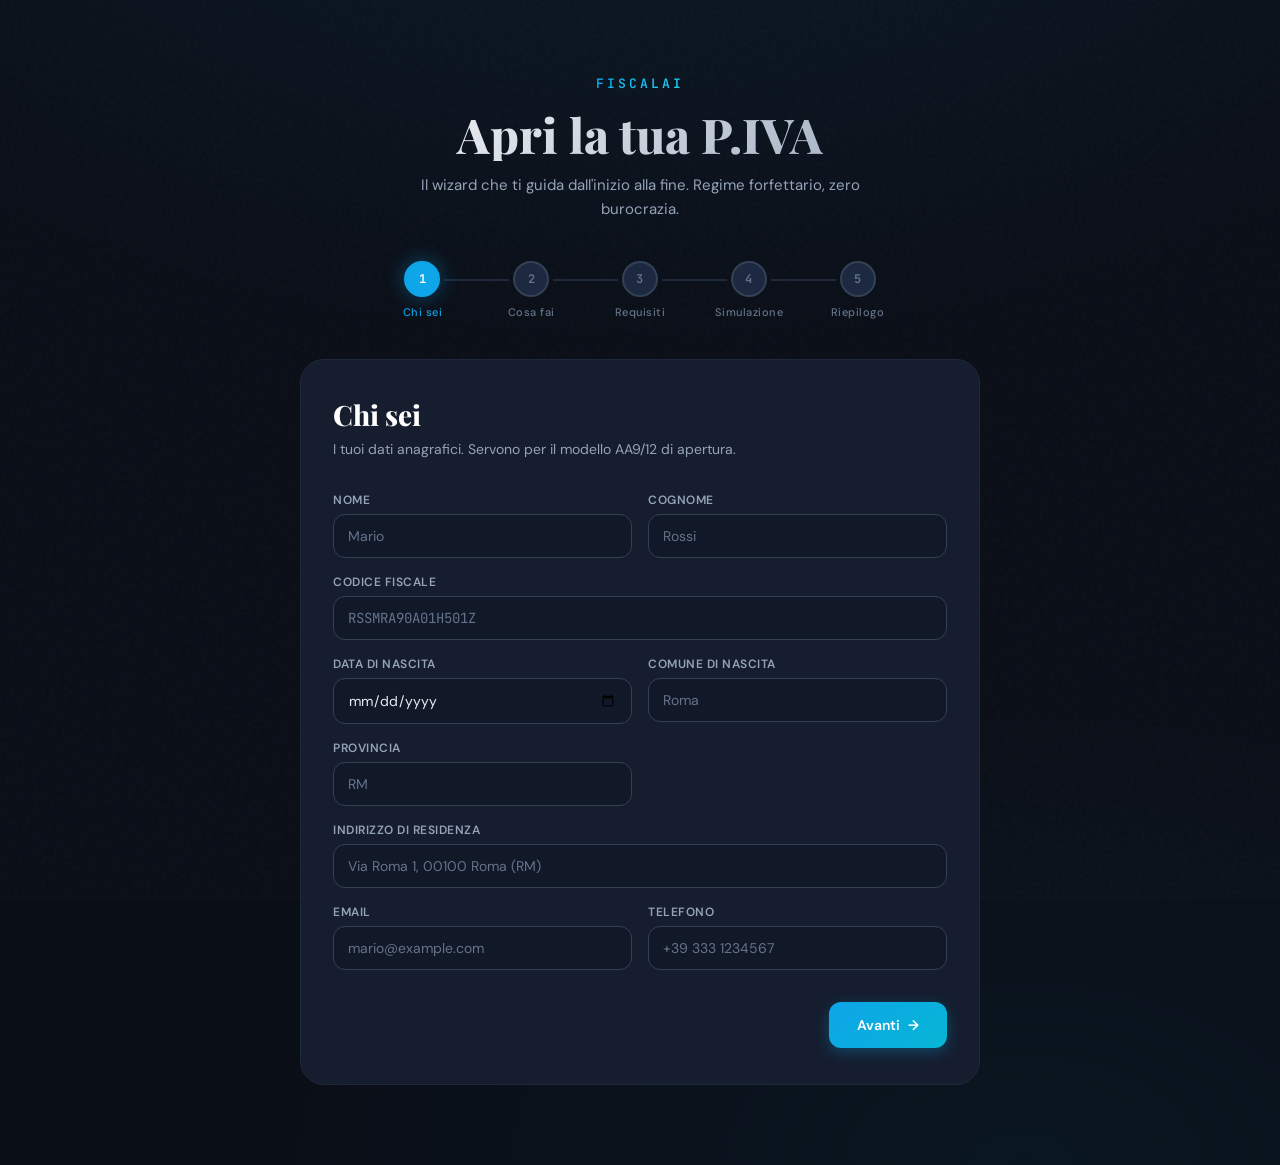
<file: agents/agent0_wizard/index.html>
<!DOCTYPE html>
<html lang="it">
<head>
<meta charset="UTF-8">
<meta name="viewport" content="width=device-width, initial-scale=1.0">
<title>FiscalAI — Apri la tua P.IVA</title>
<script src="jspdf.min.js"></script>
<link rel="preconnect" href="https://fonts.googleapis.com">
<link href="https://fonts.googleapis.com/css2?family=DM+Sans:ital,opsz,wght@0,9..40,300;0,9..40,400;0,9..40,500;0,9..40,600;0,9..40,700&family=JetBrains+Mono:wght@400;500;600&family=Playfair+Display:wght@700;800;900&display=swap" rel="stylesheet">
<style>
*,*::before,*::after{box-sizing:border-box;margin:0;padding:0}
:root{
  --bg:#0a0e17;--bg2:#111827;--bg3:#1a2235;--bg4:#243049;
  --surface:#151d2e;--surface2:#1c2940;--surface3:#243352;
  --text:#e8ecf4;--text2:#94a3b8;--text3:#64748b;
  --accent:#0ea5e9;--accent2:#06b6d4;--accent3:#22d3ee;
  --green:#10b981;--green2:#34d399;
  --amber:#f59e0b;--red:#ef4444;
  --border:#1e293b;--border2:#334155;
  --radius:12px;--radius2:16px;--radius3:24px;
}
html{font-size:16px;scroll-behavior:smooth}
body{
  font-family:'DM Sans',sans-serif;background:var(--bg);color:var(--text);
  min-height:100vh;overflow-x:hidden;
  background-image:
    radial-gradient(ellipse 80% 50% at 50% -20%,rgba(14,165,233,0.08),transparent),
    radial-gradient(ellipse 60% 40% at 80% 100%,rgba(6,182,212,0.05),transparent);
}
.noise{
  position:fixed;inset:0;z-index:0;pointer-events:none;opacity:0.03;
  background-image:url("data:image/svg+xml,%3Csvg viewBox='0 0 256 256' xmlns='http://www.w3.org/2000/svg'%3E%3Cfilter id='n'%3E%3CfeTurbulence type='fractalNoise' baseFrequency='0.9' numOctaves='4' stitchTiles='stitch'/%3E%3C/filter%3E%3Crect width='100%25' height='100%25' filter='url(%23n)'/%3E%3C/svg%3E");
}
.app{position:relative;z-index:1;max-width:720px;margin:0 auto;padding:24px 20px 80px}

/* Header */
.header{text-align:center;padding:48px 0 40px;position:relative}
.logo{
  font-family:'JetBrains Mono',monospace;font-size:13px;font-weight:600;
  letter-spacing:3px;text-transform:uppercase;color:var(--accent);
  margin-bottom:16px;display:inline-block;
  background:linear-gradient(135deg,var(--accent),var(--accent3));
  -webkit-background-clip:text;-webkit-text-fill-color:transparent;
}
.header h1{
  font-family:'Playfair Display',serif;font-size:clamp(32px,5vw,48px);
  font-weight:800;line-height:1.1;margin-bottom:12px;
  background:linear-gradient(135deg,#fff 0%,var(--text2) 100%);
  -webkit-background-clip:text;-webkit-text-fill-color:transparent;
}
.header p{color:var(--text2);font-size:15px;max-width:480px;margin:0 auto;line-height:1.6}

/* Progress */
.progress{display:flex;align-items:center;gap:0;margin:0 auto 40px;max-width:560px;padding:0 8px}
.progress-step{
  flex:1;display:flex;flex-direction:column;align-items:center;gap:8px;
  position:relative;cursor:pointer;
}
.progress-dot{
  width:36px;height:36px;border-radius:50%;
  background:var(--surface2);border:2px solid var(--border2);
  display:flex;align-items:center;justify-content:center;
  font-family:'JetBrains Mono',monospace;font-size:12px;font-weight:600;
  color:var(--text3);transition:all 0.4s cubic-bezier(0.4,0,0.2,1);
  position:relative;z-index:2;
}
.progress-step.active .progress-dot{
  background:var(--accent);border-color:var(--accent);color:#fff;
  box-shadow:0 0 20px rgba(14,165,233,0.4);
}
.progress-step.done .progress-dot{
  background:var(--green);border-color:var(--green);color:#fff;
}
.progress-step.done .progress-dot::after{content:'✓';font-size:14px}
.progress-step.done .progress-dot span{display:none}
.progress-label{
  font-size:11px;color:var(--text3);font-weight:500;
  letter-spacing:0.5px;text-align:center;transition:color 0.3s;
  white-space:nowrap;
}
.progress-step.active .progress-label{color:var(--accent)}
.progress-step.done .progress-label{color:var(--green2)}
.progress-line{
  position:absolute;top:18px;left:calc(50% + 22px);right:calc(-50% + 22px);
  height:2px;background:var(--border);z-index:1;
}
.progress-step:last-child .progress-line{display:none}
.progress-line-fill{
  height:100%;background:var(--green);width:0%;transition:width 0.5s ease;
}
.progress-step.done .progress-line-fill{width:100%}

/* Cards */
.step-card{
  background:var(--surface);border:1px solid var(--border);
  border-radius:var(--radius3);padding:36px 32px;
  display:none;animation:fadeSlideIn 0.5s cubic-bezier(0.4,0,0.2,1);
}
.step-card.active{display:block}
@keyframes fadeSlideIn{
  from{opacity:0;transform:translateY(16px)}
  to{opacity:1;transform:translateY(0)}
}
.step-title{
  font-family:'Playfair Display',serif;font-size:28px;font-weight:800;
  margin-bottom:6px;color:#fff;
}
.step-subtitle{color:var(--text2);font-size:14px;margin-bottom:32px;line-height:1.5}

/* Form elements */
.form-grid{display:grid;grid-template-columns:1fr 1fr;gap:16px}
.form-grid .full{grid-column:1/-1}
.field{display:flex;flex-direction:column;gap:6px}
.field label{
  font-size:12px;font-weight:600;letter-spacing:0.5px;
  text-transform:uppercase;color:var(--text2);
}
.field input,.field select,.field textarea{
  background:var(--bg2);border:1px solid var(--border2);
  border-radius:var(--radius);padding:12px 14px;color:var(--text);
  font-family:'DM Sans',sans-serif;font-size:14px;
  transition:all 0.2s;outline:none;width:100%;
}
.field input:focus,.field select:focus,.field textarea:focus{
  border-color:var(--accent);
  box-shadow:0 0 0 3px rgba(14,165,233,0.15);
}
.field textarea{resize:vertical;min-height:80px}
.field input::placeholder,.field textarea::placeholder{color:var(--text3)}

/* ATECO cards */
.ateco-grid{display:flex;flex-direction:column;gap:10px;margin-top:8px}
.ateco-card{
  background:var(--bg2);border:2px solid var(--border);
  border-radius:var(--radius2);padding:16px 18px;cursor:pointer;
  transition:all 0.25s;display:flex;align-items:center;gap:14px;
}
.ateco-card:hover{border-color:var(--border2);background:var(--bg3)}
.ateco-card.selected{border-color:var(--accent);background:rgba(14,165,233,0.08)}
.ateco-card.selected .ateco-radio{background:var(--accent);border-color:var(--accent)}
.ateco-card.selected .ateco-radio::after{content:'';width:8px;height:8px;background:#fff;border-radius:50%}
.ateco-radio{
  width:22px;height:22px;min-width:22px;border-radius:50%;border:2px solid var(--border2);
  display:flex;align-items:center;justify-content:center;transition:all 0.2s;
}
.ateco-info{flex:1}
.ateco-code{
  font-family:'JetBrains Mono',monospace;font-size:13px;font-weight:600;
  color:var(--accent3);margin-bottom:2px;
}
.ateco-desc{font-size:14px;color:var(--text);font-weight:500}
.ateco-meta{font-size:12px;color:var(--text3);margin-top:4px}
.ateco-badge{
  font-family:'JetBrains Mono',monospace;font-size:11px;font-weight:600;
  padding:4px 10px;border-radius:20px;background:var(--bg);color:var(--accent2);
  border:1px solid var(--border2);white-space:nowrap;
}

/* Checklist */
.check-list{display:flex;flex-direction:column;gap:12px}
.check-item{
  display:flex;gap:14px;align-items:flex-start;
  background:var(--bg2);border:1px solid var(--border);
  border-radius:var(--radius2);padding:18px 16px;cursor:pointer;
  transition:all 0.2s;
}
.check-item:hover{border-color:var(--border2)}
.check-item.checked{border-color:var(--green);background:rgba(16,185,129,0.05)}
.check-item.fail{border-color:var(--red);background:rgba(239,68,68,0.05)}
.check-box{
  width:24px;height:24px;min-width:24px;border-radius:7px;
  border:2px solid var(--border2);display:flex;align-items:center;
  justify-content:center;transition:all 0.2s;margin-top:1px;
  font-size:13px;color:transparent;
}
.check-item.checked .check-box{background:var(--green);border-color:var(--green);color:#fff}
.check-item.fail .check-box{background:var(--red);border-color:var(--red);color:#fff}
.check-text h4{font-size:15px;font-weight:600;margin-bottom:4px}
.check-text p{font-size:13px;color:var(--text2);line-height:1.5}

.eligibility-badge{
  display:inline-flex;align-items:center;gap:8px;
  padding:12px 20px;border-radius:var(--radius);
  font-weight:600;font-size:15px;margin-top:24px;
}
.eligibility-badge.ok{background:rgba(16,185,129,0.12);color:var(--green2);border:1px solid rgba(16,185,129,0.2)}
.eligibility-badge.no{background:rgba(239,68,68,0.12);color:#f87171;border:1px solid rgba(239,68,68,0.2)}

/* Simulation */
.sim-slider-wrap{margin-bottom:32px}
.sim-value{
  font-family:'JetBrains Mono',monospace;font-size:42px;font-weight:700;
  text-align:center;margin-bottom:4px;
  background:linear-gradient(135deg,#fff,var(--accent3));
  -webkit-background-clip:text;-webkit-text-fill-color:transparent;
}
.sim-label{text-align:center;font-size:13px;color:var(--text3);margin-bottom:20px}
input[type=range]{
  -webkit-appearance:none;width:100%;height:6px;border-radius:3px;
  background:linear-gradient(90deg,var(--accent) 0%,var(--accent) var(--val,50%),var(--border2) var(--val,50%));
  outline:none;cursor:pointer;
}
input[type=range]::-webkit-slider-thumb{
  -webkit-appearance:none;width:24px;height:24px;border-radius:50%;
  background:var(--accent);border:3px solid #fff;cursor:pointer;
  box-shadow:0 2px 8px rgba(0,0,0,0.3);
}
.sim-results{
  display:grid;grid-template-columns:1fr 1fr;gap:12px;margin-bottom:28px;
}
.sim-box{
  background:var(--bg2);border:1px solid var(--border);
  border-radius:var(--radius);padding:16px;
}
.sim-box.highlight{border-color:var(--accent);background:rgba(14,165,233,0.06)}
.sim-box.green{border-color:var(--green);background:rgba(16,185,129,0.06)}
.sim-box-label{font-size:11px;font-weight:600;text-transform:uppercase;letter-spacing:0.5px;color:var(--text3);margin-bottom:6px}
.sim-box-value{
  font-family:'JetBrains Mono',monospace;font-size:20px;font-weight:700;color:#fff;
}
.sim-box-value.accent{color:var(--accent3)}
.sim-box-value.green{color:var(--green2)}
.sim-box-sub{font-size:11px;color:var(--text3);margin-top:4px;font-family:'JetBrains Mono',monospace}

/* Comparison table */
.compare-title{
  font-size:14px;font-weight:700;color:var(--text2);
  text-transform:uppercase;letter-spacing:1px;margin-bottom:16px;
  padding-bottom:12px;border-bottom:1px solid var(--border);
}
.compare-table{width:100%;border-collapse:collapse;font-size:13px}
.compare-table th{
  text-align:left;padding:10px 12px;color:var(--text3);font-weight:600;
  font-size:11px;text-transform:uppercase;letter-spacing:0.5px;
  border-bottom:1px solid var(--border);
}
.compare-table td{padding:10px 12px;border-bottom:1px solid var(--border);color:var(--text)}
.compare-table td:not(:first-child){
  font-family:'JetBrains Mono',monospace;font-size:13px;text-align:right;
}
.compare-table th:not(:first-child){text-align:right}
.compare-table tr:last-child td{border-bottom:none;font-weight:700;color:#fff;padding-top:14px}
.compare-table .winner{color:var(--green2)}
.compare-table .loser{color:var(--text3)}

/* Summary */
.summary-section{
  background:var(--bg2);border:1px solid var(--border);
  border-radius:var(--radius2);padding:20px;margin-bottom:16px;
}
.summary-section h3{
  font-size:13px;font-weight:700;text-transform:uppercase;
  letter-spacing:1px;color:var(--accent2);margin-bottom:14px;
}
.summary-row{
  display:flex;justify-content:space-between;align-items:center;
  padding:8px 0;border-bottom:1px solid var(--border);
}
.summary-row:last-child{border-bottom:none}
.summary-row .label{font-size:14px;color:var(--text2)}
.summary-row .value{
  font-family:'JetBrains Mono',monospace;font-size:14px;
  font-weight:600;color:#fff;
}
.timeline{margin-top:24px}
.timeline-item{
  display:flex;gap:16px;padding-bottom:20px;position:relative;
}
.timeline-item::before{
  content:'';position:absolute;left:13px;top:28px;bottom:0;
  width:2px;background:var(--border);
}
.timeline-item:last-child::before{display:none}
.timeline-dot{
  width:28px;height:28px;min-width:28px;border-radius:50%;
  background:var(--surface2);border:2px solid var(--accent);
  display:flex;align-items:center;justify-content:center;
  font-size:12px;z-index:1;
}
.timeline-content h4{font-size:14px;font-weight:600;margin-bottom:2px}
.timeline-content p{font-size:13px;color:var(--text2);line-height:1.5}

.confirm-check{
  display:flex;align-items:center;gap:12px;
  margin-top:24px;padding:16px;background:var(--bg3);
  border-radius:var(--radius);cursor:pointer;
}
.confirm-check input{display:none}
.confirm-check .cbox{
  width:22px;height:22px;min-width:22px;border-radius:6px;
  border:2px solid var(--border2);display:flex;align-items:center;
  justify-content:center;transition:all 0.2s;font-size:12px;
}
.confirm-check input:checked+.cbox{background:var(--accent);border-color:var(--accent);color:#fff}
.confirm-check span{font-size:14px;color:var(--text2)}

/* Buttons */
.btn-row{display:flex;justify-content:space-between;margin-top:32px;gap:12px}
.btn{
  padding:14px 28px;border-radius:var(--radius);border:none;
  font-family:'DM Sans',sans-serif;font-size:14px;font-weight:600;
  cursor:pointer;transition:all 0.25s;display:flex;align-items:center;gap:8px;
}
.btn-ghost{background:transparent;color:var(--text2);border:1px solid var(--border2)}
.btn-ghost:hover{border-color:var(--text3);color:var(--text)}
.btn-primary{
  background:linear-gradient(135deg,var(--accent),var(--accent2));color:#fff;
  box-shadow:0 4px 15px rgba(14,165,233,0.3);
}
.btn-primary:hover{box-shadow:0 6px 25px rgba(14,165,233,0.45);transform:translateY(-1px)}
.btn-primary:disabled{opacity:0.4;cursor:not-allowed;transform:none;box-shadow:none}
.btn-success{
  background:linear-gradient(135deg,var(--green),#059669);color:#fff;
  box-shadow:0 4px 15px rgba(16,185,129,0.3);
}
.btn-success:hover{box-shadow:0 6px 25px rgba(16,185,129,0.45);transform:translateY(-1px)}

/* Responsive */
@media(max-width:600px){
  .app{padding:16px 14px 60px}
  .step-card{padding:24px 18px}
  .form-grid{grid-template-columns:1fr}
  .sim-results{grid-template-columns:1fr}
  .sim-value{font-size:32px}
  .progress-label{font-size:9px}
  .progress-dot{width:30px;height:30px;font-size:11px}
  .header{padding:32px 0 28px}
  .btn-row{flex-direction:column-reverse}
  .btn{width:100%;justify-content:center}
}
</style>
</head>
<body>
<div class="noise"></div>
<div class="app">

<header class="header">
  <div class="logo">FiscalAI</div>
  <h1>Apri la tua P.IVA</h1>
  <p>Il wizard che ti guida dall'inizio alla fine. Regime forfettario, zero burocrazia.</p>
</header>

<nav class="progress" id="progress">
  <div class="progress-step active" data-step="1">
    <div class="progress-dot"><span>1</span></div>
    <div class="progress-label">Chi sei</div>
    <div class="progress-line"><div class="progress-line-fill"></div></div>
  </div>
  <div class="progress-step" data-step="2">
    <div class="progress-dot"><span>2</span></div>
    <div class="progress-label">Cosa fai</div>
    <div class="progress-line"><div class="progress-line-fill"></div></div>
  </div>
  <div class="progress-step" data-step="3">
    <div class="progress-dot"><span>3</span></div>
    <div class="progress-label">Requisiti</div>
    <div class="progress-line"><div class="progress-line-fill"></div></div>
  </div>
  <div class="progress-step" data-step="4">
    <div class="progress-dot"><span>4</span></div>
    <div class="progress-label">Simulazione</div>
    <div class="progress-line"><div class="progress-line-fill"></div></div>
  </div>
  <div class="progress-step" data-step="5">
    <div class="progress-dot"><span>5</span></div>
    <div class="progress-label">Riepilogo</div>
  </div>
</nav>

<!-- STEP 1 -->
<div class="step-card active" id="step1">
  <div class="step-title">Chi sei</div>
  <div class="step-subtitle">I tuoi dati anagrafici. Servono per il modello AA9/12 di apertura.</div>
  <div class="form-grid">
    <div class="field"><label>Nome</label><input type="text" id="nome" placeholder="Mario"></div>
    <div class="field"><label>Cognome</label><input type="text" id="cognome" placeholder="Rossi"></div>
    <div class="field full"><label>Codice Fiscale</label><input type="text" id="cf" placeholder="RSSMRA90A01H501Z" maxlength="16" style="text-transform:uppercase;font-family:'JetBrains Mono',monospace"></div>
    <div class="field"><label>Data di nascita</label><input type="date" id="dob"></div>
    <div class="field"><label>Comune di nascita</label><input type="text" id="comuneNascita" placeholder="Roma"></div>
    <div class="field"><label>Provincia</label><input type="text" id="provNascita" placeholder="RM" maxlength="2" style="text-transform:uppercase"></div>
    <div class="field full"><label>Indirizzo di residenza</label><input type="text" id="indirizzo" placeholder="Via Roma 1, 00100 Roma (RM)"></div>
    <div class="field"><label>Email</label><input type="email" id="email" placeholder="mario@example.com"></div>
    <div class="field"><label>Telefono</label><input type="tel" id="telefono" placeholder="+39 333 1234567"></div>
  </div>
  <div class="btn-row">
    <div></div>
    <button class="btn btn-primary" onclick="goStep(2)">Avanti <span>→</span></button>
  </div>
</div>

<!-- STEP 2 -->
<div class="step-card" id="step2">
  <div class="step-title">Cosa fai</div>
  <div class="step-subtitle">Descrivi la tua attivita e scegli il codice ATECO piu adatto.</div>
  <div class="field full" style="margin-bottom:24px">
    <label>Descrivi la tua attivita</label>
    <textarea id="attivita" placeholder="Es: Sviluppo software per controllo motori, stampa 3D, progetto guida autonoma biciclette..."></textarea>
  </div>

  <label style="font-size:12px;font-weight:600;letter-spacing:0.5px;text-transform:uppercase;color:var(--text2)">Codice ATECO principale</label>
  <div class="ateco-grid" id="atecoGrid">
    <div class="ateco-card selected" data-ateco="62.01.00" data-coeff="67" data-inps="gs" onclick="selectAteco(this)">
      <div class="ateco-radio"><div></div></div>
      <div class="ateco-info">
        <div class="ateco-code">62.01.00</div>
        <div class="ateco-desc">Produzione di software non connesso all'edizione</div>
        <div class="ateco-meta">Sviluppo SW, app, firmware, sistemi embedded</div>
      </div>
      <div class="ateco-badge">67% · GS</div>
    </div>
    <div class="ateco-card" data-ateco="62.09.09" data-coeff="67" data-inps="gs" onclick="selectAteco(this)">
      <div class="ateco-radio"></div>
      <div class="ateco-info">
        <div class="ateco-code">62.09.09</div>
        <div class="ateco-desc">Altre attivita dei servizi connessi alle IT</div>
        <div class="ateco-meta">Consulenza IT, integrazione sistemi, IoT</div>
      </div>
      <div class="ateco-badge">67% · GS</div>
    </div>
    <div class="ateco-card" data-ateco="72.19.09" data-coeff="78" data-inps="gs" onclick="selectAteco(this)">
      <div class="ateco-radio"></div>
      <div class="ateco-info">
        <div class="ateco-code">72.19.09</div>
        <div class="ateco-desc">Ricerca e sviluppo sperimentale</div>
        <div class="ateco-meta">R&D, prototipazione, guida autonoma, robotica</div>
      </div>
      <div class="ateco-badge">78% · GS</div>
    </div>
    <div class="ateco-card" data-ateco="43.21.02" data-coeff="86" data-inps="art" onclick="selectAteco(this)">
      <div class="ateco-radio"></div>
      <div class="ateco-info">
        <div class="ateco-code">43.21.02</div>
        <div class="ateco-desc">Installazione impianti elettronici</div>
        <div class="ateco-meta">Cablaggi, reti, installazione HW — richiede CCIAA</div>
      </div>
      <div class="ateco-badge">86% · Artigiani</div>
    </div>
    <div class="ateco-card" data-ateco="33.12.10" data-coeff="86" data-inps="art" onclick="selectAteco(this)">
      <div class="ateco-radio"></div>
      <div class="ateco-info">
        <div class="ateco-code">33.12.10</div>
        <div class="ateco-desc">Riparazione e manutenzione di macchine</div>
        <div class="ateco-meta">Manutenzione meccanica, motori — richiede CCIAA</div>
      </div>
      <div class="ateco-badge">86% · Artigiani</div>
    </div>
  </div>

  <div class="field full" style="margin-top:20px">
    <label>Codice ATECO secondario (opzionale)</label>
    <select id="atecoSecondario">
      <option value="">— Nessuno —</option>
      <option value="62.09.09">62.09.09 — Servizi IT</option>
      <option value="72.19.09">72.19.09 — Ricerca e sviluppo</option>
      <option value="74.10.29">74.10.29 — Altre attivita di design</option>
      <option value="33.12.10">33.12.10 — Riparazione macchine</option>
    </select>
  </div>

  <div class="btn-row">
    <button class="btn btn-ghost" onclick="goStep(1)"><span>←</span> Indietro</button>
    <button class="btn btn-primary" onclick="goStep(3)">Avanti <span>→</span></button>
  </div>
</div>

<!-- STEP 3 -->
<div class="step-card" id="step3">
  <div class="step-title">Requisiti 5%</div>
  <div class="step-subtitle">Verifichiamo se hai diritto all'aliquota agevolata al 5% per i primi 5 anni.</div>

  <div class="check-list" id="checkList">
    <div class="check-item" data-q="q1" data-good="no" onclick="toggleCheck(this)">
      <div class="check-box">✓</div>
      <div class="check-text">
        <h4>Hai avuto una P.IVA nei 3 anni precedenti?</h4>
        <p>Se hai avuto una partita IVA (anche diversa) aperta nei 3 anni prima dell'apertura, non puoi accedere al 5%.</p>
      </div>
    </div>
    <div class="check-item" data-q="q2" data-good="no" onclick="toggleCheck(this)">
      <div class="check-box">✓</div>
      <div class="check-text">
        <h4>Eri dipendente e facevi la stessa attivita?</h4>
        <p>Se l'attivita che vuoi aprire e la stessa che facevi come dipendente, non puoi avere il 5% (mera prosecuzione).</p>
      </div>
    </div>
    <div class="check-item" data-q="q3" data-good="no" onclick="toggleCheck(this)">
      <div class="check-box">✓</div>
      <div class="check-text">
        <h4>Stai proseguendo l'attivita di un altro soggetto?</h4>
        <p>Se rilevi un'attivita da un familiare o da un'azienda che faceva la stessa cosa, non e considerata "nuova".</p>
      </div>
    </div>
  </div>

  <div id="eligibilityResult"></div>

  <div class="btn-row">
    <button class="btn btn-ghost" onclick="goStep(2)"><span>←</span> Indietro</button>
    <button class="btn btn-primary" onclick="goStep(4)">Avanti <span>→</span></button>
  </div>
</div>

<!-- STEP 4 -->
<div class="step-card" id="step4">
  <div class="step-title">Simulazione fiscale</div>
  <div class="step-subtitle">Muovi il cursore per vedere quanto paghi e quanto tieni.</div>

  <div class="sim-slider-wrap">
    <div class="sim-value" id="simFatturato">€40.000</div>
    <div class="sim-label">Fatturato annuo stimato</div>
    <input type="range" id="simSlider" min="0" max="85000" step="1000" value="40000" oninput="updateSim()">
  </div>

  <div class="sim-results" id="simResults">
    <div class="sim-box">
      <div class="sim-box-label">Reddito imponibile</div>
      <div class="sim-box-value" id="simReddito">€26.800</div>
      <div class="sim-box-sub" id="simRedditoDetail">€40.000 × 67%</div>
    </div>
    <div class="sim-box">
      <div class="sim-box-label">INPS Gestione Separata</div>
      <div class="sim-box-value" id="simINPS">€6.987</div>
      <div class="sim-box-sub">26,07%</div>
    </div>
    <div class="sim-box highlight">
      <div class="sim-box-label">Imposta sostitutiva</div>
      <div class="sim-box-value accent" id="simImposta">€991</div>
      <div class="sim-box-sub" id="simImpostaRate">5%</div>
    </div>
    <div class="sim-box">
      <div class="sim-box-label">Totale tasse + contributi</div>
      <div class="sim-box-value" id="simTotTasse">€7.978</div>
      <div class="sim-box-sub" id="simAliquota">Aliquota eff. 19,9%</div>
    </div>
    <div class="sim-box green">
      <div class="sim-box-label">Netto in tasca</div>
      <div class="sim-box-value green" id="simNetto">€32.022</div>
      <div class="sim-box-sub" id="simNettoPerc">80,1% del fatturato</div>
    </div>
    <div class="sim-box">
      <div class="sim-box-label">Accantona al mese</div>
      <div class="sim-box-value accent" id="simMensile">€665</div>
      <div class="sim-box-sub">da mettere da parte</div>
    </div>
  </div>

  <div class="compare-title">Confronto gestione INPS</div>
  <table class="compare-table" id="compareTable">
    <thead>
      <tr><th></th><th>Gest. Separata</th><th>Artigiani (-35%)</th></tr>
    </thead>
    <tbody id="compareBody"></tbody>
  </table>

  <div class="btn-row">
    <button class="btn btn-ghost" onclick="goStep(3)"><span>←</span> Indietro</button>
    <button class="btn btn-primary" onclick="goStep(5)">Avanti <span>→</span></button>
  </div>
</div>

<!-- STEP 5 -->
<div class="step-card" id="step5">
  <div class="step-title">Riepilogo</div>
  <div class="step-subtitle">Controlla tutto prima di procedere.</div>

  <div class="summary-section">
    <h3>Dati anagrafici</h3>
    <div id="summaryAna"></div>
  </div>

  <div class="summary-section">
    <h3>Attivita e regime</h3>
    <div id="summaryAtt"></div>
  </div>

  <div class="summary-section">
    <h3>Simulazione fiscale</h3>
    <div id="summaryFisc"></div>
  </div>

  <div class="summary-section">
    <h3>Prossimi passi</h3>
    <div class="timeline">
      <div class="timeline-item">
        <div class="timeline-dot">1</div>
        <div class="timeline-content">
          <h4>Modello AA9/12</h4>
          <p>Compilazione e invio telematico all'Agenzia delle Entrate per apertura P.IVA. Tempi: 1-2 giorni lavorativi.</p>
        </div>
      </div>
      <div class="timeline-item">
        <div class="timeline-dot">2</div>
        <div class="timeline-content">
          <h4>Iscrizione INPS</h4>
          <p>Iscrizione alla Gestione Separata INPS (automatica con apertura P.IVA per professionisti senza cassa).</p>
        </div>
      </div>
      <div class="timeline-item">
        <div class="timeline-dot">3</div>
        <div class="timeline-content">
          <h4>Configurazione SDI</h4>
          <p>Attivazione codice destinatario per ricezione fatture elettroniche e registrazione canale di invio.</p>
        </div>
      </div>
      <div class="timeline-item">
        <div class="timeline-dot">4</div>
        <div class="timeline-content">
          <h4>Sei operativo</h4>
          <p>Puoi emettere la prima fattura. FiscalAI gestira tutto: fatturazione, scadenze, calcoli, dichiarazione.</p>
        </div>
      </div>
    </div>
  </div>

  <label class="confirm-check" id="confirmLabel">
    <input type="checkbox" id="confirmCheck" onchange="updateConfirmBtn()">
    <div class="cbox">✓</div>
    <span>Confermo che i dati inseriti sono corretti e desidero procedere con l'apertura della P.IVA</span>
  </label>

  <div class="btn-row">
    <button class="btn btn-ghost" onclick="goStep(4)"><span>←</span> Indietro</button>
    <button class="btn btn-success" id="btnApri" disabled onclick="apriPIVA()">Apri la P.IVA →</button>
  </div>
  <div style="text-align:center;margin-top:16px;padding-top:16px;border-top:1px solid var(--border)">
    <button class="btn btn-ghost" style="font-size:12px;opacity:0.7" onclick="demoMode()">Simulazione Demo — precompila tutto e sblocca</button>
  </div>
</div>

</div>

<script>
let currentStep = 1;
let selectedAteco = { code: '62.01.00', coeff: 67, inps: 'gs' };
let aliquota = 5;
const checks = { q1: null, q2: null, q3: null };

// =========================================================
// SALVATAGGIO AUTOMATICO IN LOCALSTORAGE
// =========================================================
const SAVE_KEY = 'fiscalai_wizard';
const FORM_FIELDS = ['nome','cognome','cf','dob','comuneNascita','provNascita','indirizzo','email','telefono','attivita'];

function salvaStato() {
  const stato = { step: currentStep, ateco: selectedAteco, aliquota, checks };
  FORM_FIELDS.forEach(id => {
    const el = document.getElementById(id);
    if (el) stato[id] = el.value;
  });
  const slider = document.getElementById('simSlider');
  if (slider) stato.simSlider = slider.value;
  localStorage.setItem(SAVE_KEY, JSON.stringify(stato));
}

function caricaStato() {
  const saved = localStorage.getItem(SAVE_KEY);
  if (!saved) return;
  try {
    const stato = JSON.parse(saved);
    FORM_FIELDS.forEach(id => {
      const el = document.getElementById(id);
      if (el && stato[id]) el.value = stato[id];
    });
    if (stato.ateco) {
      selectedAteco = stato.ateco;
      document.querySelectorAll('.ateco-card').forEach(c => {
        c.classList.toggle('selected', c.dataset.ateco === selectedAteco.code);
      });
    }
    if (stato.aliquota) aliquota = stato.aliquota;
    if (stato.checks) Object.assign(checks, stato.checks);
    if (stato.simSlider) document.getElementById('simSlider').value = stato.simSlider;
    if (stato.step && stato.step > 1) {
      // Restore to saved step
      document.getElementById('step1').classList.remove('active');
      document.getElementById('step' + stato.step).classList.add('active');
      document.querySelectorAll('.progress-step').forEach((el, i) => {
        const stepNum = i + 1;
        el.classList.remove('active', 'done');
        if (stepNum < stato.step) el.classList.add('done');
        else if (stepNum === stato.step) el.classList.add('active');
      });
      currentStep = stato.step;
    }
  } catch(e) { console.warn('Errore caricamento stato:', e); }
}

// Auto-save ogni volta che un campo cambia
document.addEventListener('input', () => { clearTimeout(window._saveTimer); window._saveTimer = setTimeout(salvaStato, 300); });
document.addEventListener('change', salvaStato);

function goStep(n) {
  if (n === currentStep) return;
  document.getElementById('step' + currentStep).classList.remove('active');
  document.getElementById('step' + n).classList.add('active');

  document.querySelectorAll('.progress-step').forEach((el, i) => {
    const stepNum = i + 1;
    el.classList.remove('active', 'done');
    if (stepNum < n) el.classList.add('done');
    else if (stepNum === n) el.classList.add('active');
  });

  currentStep = n;
  if (n === 4) updateSim();
  if (n === 5) buildSummary();
  salvaStato();
  window.scrollTo({ top: 0, behavior: 'smooth' });
}

function selectAteco(el) {
  document.querySelectorAll('.ateco-card').forEach(c => c.classList.remove('selected'));
  el.classList.add('selected');
  selectedAteco = {
    code: el.dataset.ateco,
    coeff: parseInt(el.dataset.coeff),
    inps: el.dataset.inps
  };
}

function toggleCheck(el) {
  const q = el.dataset.q;
  const goodAnswer = el.dataset.good;
  if (checks[q] === null) {
    checks[q] = true;
    el.classList.add(goodAnswer === 'no' ? 'fail' : 'checked');
  } else if (checks[q] === true) {
    checks[q] = false;
    el.classList.remove('fail', 'checked');
    el.classList.add(goodAnswer === 'no' ? 'checked' : 'fail');
  } else {
    checks[q] = null;
    el.classList.remove('fail', 'checked');
  }
  updateEligibility();
}

function updateEligibility() {
  const res = document.getElementById('eligibilityResult');
  const allAnswered = Object.values(checks).every(v => v !== null);
  if (!allAnswered) { res.innerHTML = ''; return; }

  const anyYes = Object.entries(checks).some(([k, v]) => {
    const el = document.querySelector(`[data-q="${k}"]`);
    return (el.dataset.good === 'no' && v === true) || (el.dataset.good === 'yes' && v === false);
  });

  if (anyYes) {
    aliquota = 15;
    res.innerHTML = '<div class="eligibility-badge no">✗ Aliquota 15% — non hai i requisiti per il 5%</div>';
  } else {
    aliquota = 5;
    res.innerHTML = '<div class="eligibility-badge ok">✓ Aliquota 5% — hai diritto al regime agevolato per 5 anni</div>';
  }
}

function fmt(n) {
  return '€' + Math.round(n).toLocaleString('it-IT');
}

function updateSim() {
  const fatturato = parseInt(document.getElementById('simSlider').value);
  const pct = (fatturato / 85000) * 100;
  document.getElementById('simSlider').style.setProperty('--val', pct + '%');
  document.getElementById('simFatturato').textContent = fmt(fatturato);

  const coeff = selectedAteco.coeff / 100;
  const reddito = fatturato * coeff;

  // Gestione Separata
  const inpsGS = reddito * 0.2607;
  const redditoNetGS = reddito - 0; // primo anno, nessun INPS pagato deducibile
  const impostaGS = redditoNetGS * (aliquota / 100);
  const totTasseGS = inpsGS + impostaGS;
  const nettoGS = fatturato - totTasseGS;

  document.getElementById('simReddito').textContent = fmt(reddito);
  document.getElementById('simRedditoDetail').textContent = fmt(fatturato) + ' × ' + selectedAteco.coeff + '%';
  document.getElementById('simINPS').textContent = fmt(inpsGS);
  document.getElementById('simImposta').textContent = fmt(impostaGS);
  document.getElementById('simImpostaRate').textContent = aliquota + '%';
  document.getElementById('simTotTasse').textContent = fmt(totTasseGS);
  const aliqEff = fatturato > 0 ? ((totTasseGS / fatturato) * 100).toFixed(1) : '0.0';
  document.getElementById('simAliquota').textContent = 'Aliquota eff. ' + aliqEff + '%';
  document.getElementById('simNetto').textContent = fmt(nettoGS);
  document.getElementById('simNettoPerc').textContent = (fatturato > 0 ? ((nettoGS / fatturato) * 100).toFixed(1) : '0.0') + '% del fatturato';
  document.getElementById('simMensile').textContent = fmt(totTasseGS / 12);

  // Artigiani 86%
  const redditoArt = fatturato * 0.86;
  const inpsFissi = 4521.36 * 0.65;
  const inpsEcc = Math.max(0, redditoArt - 18808) * 0.24 * 0.65;
  const inpsArt = inpsFissi + inpsEcc;
  const inpsPaidY1Art = inpsFissi * 0.75; // 3 rate nel primo anno
  const redditoNetArt = redditoArt - inpsPaidY1Art;
  const impostaArt = redditoNetArt * (aliquota / 100);
  const totTasseArt = inpsArt + impostaArt + 120;
  const nettoArt = fatturato - totTasseArt;

  const gsWins = nettoGS >= nettoArt;

  const rows = [
    ['Coefficiente', selectedAteco.coeff + '%', '86%'],
    ['Reddito imponibile', fmt(reddito), fmt(redditoArt)],
    ['INPS contributi', fmt(inpsGS), fmt(inpsArt)],
    ['Imposta ' + aliquota + '%', fmt(impostaGS), fmt(impostaArt)],
    ['CCIAA', '—', '€120'],
    ['Totale tasse', fmt(totTasseGS), fmt(totTasseArt)],
    ['<strong>Netto in tasca</strong>', '<strong>' + fmt(nettoGS) + '</strong>', '<strong>' + fmt(nettoArt) + '</strong>'],
  ];

  const tbody = document.getElementById('compareBody');
  tbody.innerHTML = rows.map((r, i) => {
    const isLast = i === rows.length - 1;
    const c1class = isLast ? (gsWins ? 'winner' : 'loser') : '';
    const c2class = isLast ? (!gsWins ? 'winner' : 'loser') : '';
    return `<tr><td>${r[0]}</td><td class="${c1class}">${r[1]}</td><td class="${c2class}">${r[2]}</td></tr>`;
  }).join('');
}

function buildSummary() {
  const g = id => (document.getElementById(id).value || '—');

  document.getElementById('summaryAna').innerHTML = [
    ['Nome e Cognome', g('nome') + ' ' + g('cognome')],
    ['Codice Fiscale', g('cf').toUpperCase()],
    ['Data di nascita', g('dob')],
    ['Comune di nascita', g('comuneNascita') + ' (' + g('provNascita').toUpperCase() + ')'],
    ['Residenza', g('indirizzo')],
    ['Email', g('email')],
    ['Telefono', g('telefono')],
  ].map(r => `<div class="summary-row"><span class="label">${r[0]}</span><span class="value">${r[1]}</span></div>`).join('');

  const fatturato = parseInt(document.getElementById('simSlider').value);
  const reddito = fatturato * (selectedAteco.coeff / 100);
  const inps = reddito * 0.2607;
  const imposta = reddito * (aliquota / 100);
  const totale = inps + imposta;
  const netto = fatturato - totale;

  document.getElementById('summaryAtt').innerHTML = [
    ['ATECO primario', selectedAteco.code],
    ['Coefficiente redditivita', selectedAteco.coeff + '%'],
    ['Gestione INPS', selectedAteco.inps === 'gs' ? 'Gestione Separata' : 'Artigiani/Commercianti'],
    ['Aliquota imposta', aliquota + '% (primi 5 anni)'],
    ['CCIAA richiesta', selectedAteco.inps === 'art' ? 'Si' : 'No'],
  ].map(r => `<div class="summary-row"><span class="label">${r[0]}</span><span class="value">${r[1]}</span></div>`).join('');

  document.getElementById('summaryFisc').innerHTML = [
    ['Fatturato stimato', fmt(fatturato)],
    ['Reddito imponibile', fmt(reddito)],
    ['INPS annui', fmt(inps)],
    ['Imposta sostitutiva', fmt(imposta)],
    ['Totale tasse', fmt(totale)],
    ['Netto in tasca', fmt(netto)],
    ['Accantona/mese', fmt(totale / 12)],
  ].map(r => `<div class="summary-row"><span class="label">${r[0]}</span><span class="value">${r[1]}</span></div>`).join('');
}

function updateConfirmBtn() {
  document.getElementById('btnApri').disabled = !document.getElementById('confirmCheck').checked;
}

function apriPIVA() {
  const g = id => (document.getElementById(id).value || '');
  const card = document.getElementById('step5');
  card.innerHTML = `
    <div class="step-title">Ci siamo quasi</div>
    <div class="step-subtitle">Completa questi prerequisiti e poi apri la P.IVA in 5 minuti.</div>

    <div class="summary-section">
      <h3>Step 1 — PEC (2 minuti, €5/anno)</h3>
      <p style="color:var(--text2);font-size:14px;line-height:1.7;margin-bottom:12px">
        La PEC e' obbligatoria per aprire P.IVA. Scegli un provider e apri la casella.
      </p>
      <div style="display:flex;flex-wrap:wrap;gap:8px">
        <a href="https://www.pec.it/acquista-posta-elettronica-certificata.aspx" target="_blank" class="btn btn-ghost" style="text-decoration:none;font-size:13px">Aruba PEC — €5/anno</a>
        <a href="https://www.register.it/pec/" target="_blank" class="btn btn-ghost" style="text-decoration:none;font-size:13px">Register.it — €5/anno</a>
        <a href="https://www.legalmail.it/" target="_blank" class="btn btn-ghost" style="text-decoration:none;font-size:13px">Legalmail — €6/anno</a>
      </div>
      <div class="field" style="margin-top:16px">
        <label>La tua PEC (quando l'hai aperta)</label>
        <input type="email" id="pec" placeholder="tuonome@pec.it" style="font-family:'JetBrains Mono',monospace">
      </div>
    </div>

    <div class="summary-section">
      <h3>Step 2 — SPID (10 minuti, gratis)</h3>
      <p style="color:var(--text2);font-size:14px;line-height:1.7;margin-bottom:12px">
        Serve per accedere al sito dell'Agenzia delle Entrate. Si fa una volta sola.
      </p>
      <div style="display:flex;flex-wrap:wrap;gap:8px">
        <a href="https://posteid.poste.it/" target="_blank" class="btn btn-ghost" style="text-decoration:none;font-size:13px">Poste ID — Gratis</a>
        <a href="https://www.pec.it/richiedi-spid-aruba-id.aspx" target="_blank" class="btn btn-ghost" style="text-decoration:none;font-size:13px">Aruba SPID — Gratis</a>
        <a href="https://www.namirial.it/spid/" target="_blank" class="btn btn-ghost" style="text-decoration:none;font-size:13px">Namirial — €15</a>
      </div>
    </div>

    <div class="summary-section">
      <h3>Step 3 — Presenta il modello AA9/12</h3>
      <p style="color:var(--text2);font-size:14px;line-height:1.7;margin-bottom:16px">
        Scegli come presentare. FiscalAI ha precompilato tutti i dati — copia quelli qui sotto.
      </p>

      <div style="display:flex;flex-direction:column;gap:8px;margin-bottom:20px">
        <a href="https://www.agenziaentrate.gov.it/portale/invio-diretto-aa9-piva-pf-cittadini" target="_blank" class="btn btn-primary" style="text-decoration:none;justify-content:space-between">
          <span>Online con SPID — Invio diretto</span><span style="opacity:0.7;font-size:12px">5 min, P.IVA in giornata</span>
        </a>
        <a href="https://www.agenziaentrate.gov.it/portale/schede/istanze/aa9_11-apertura-variazione-chiusura-pf/sw-compilazione-pi-pf" target="_blank" class="btn btn-ghost" style="text-decoration:none;justify-content:space-between">
          <span>Software AdE — compila offline, carica con SPID</span><span style="opacity:0.7;font-size:12px">alternativa</span>
        </a>
        <a href="https://www.agenziaentrate.gov.it/portale/documents/20143/6020466/Modello+aa9_AA9_12+modello.pdf" target="_blank" class="btn btn-ghost" style="text-decoration:none;justify-content:space-between">
          <span>Stampa PDF — porta di persona all'ufficio AdE</span><span style="opacity:0.7;font-size:12px">senza SPID</span>
        </a>
        <div style="font-size:12px;color:var(--text3);padding:4px 0">
          Oppure: stampa, compila, spedisci via raccomandata A/R + fotocopia documento a qualsiasi ufficio AdE.
        </div>
      </div>

      <div style="background:var(--bg);border:1px solid var(--border);border-radius:var(--radius);padding:20px">
        <h4 style="font-size:13px;color:var(--accent2);margin-bottom:16px;text-transform:uppercase;letter-spacing:1px">Modello AA9/12 — Dati precompilati</h4>
        <div style="font-family:'JetBrains Mono',monospace;font-size:12px;color:var(--text);line-height:2.4">

          <div style="color:var(--accent);font-weight:700;margin-bottom:4px">QUADRO A — Tipo dichiarazione</div>
          <div><span style="color:var(--text3)">Casella:</span> <strong>1</strong> (Inizio attivita)</div>
          <div><span style="color:var(--text3)">Data inizio:</span> <strong>${new Date().toLocaleDateString('it-IT')}</strong></div>

          <div style="color:var(--accent);font-weight:700;margin:12px 0 4px;padding-top:12px;border-top:1px solid var(--border)">QUADRO B — Soggetto d'imposta</div>
          <div><span style="color:var(--text3)">Codice Fiscale:</span> <strong>${g('cf').toUpperCase() || '_______________'}</strong></div>
          <div><span style="color:var(--text3)">Cognome:</span> <strong>${g('cognome').toUpperCase()}</strong></div>
          <div><span style="color:var(--text3)">Nome:</span> <strong>${g('nome').toUpperCase()}</strong></div>
          <div><span style="color:var(--text3)">Nato a:</span> ${g('comuneNascita').toUpperCase()} (${g('provNascita').toUpperCase()}) il ${g('dob')}</div>
          <div><span style="color:var(--text3)">Sede attivita:</span> ${g('indirizzo')}</div>
          <div><span style="color:var(--text3)">Codice ATECO:</span> <strong style="color:var(--accent3)">${selectedAteco.code}</strong></div>
          <div><span style="color:var(--text3)">Descrizione:</span> ${document.getElementById('attivita').value || 'Sviluppo software'}</div>
          <div style="color:var(--amber)"><span style="color:var(--text3)">Volume d'affari:</span> <strong>NON COMPILARE</strong> (forfettari esenti)</div>
          <div style="color:var(--green2)"><span style="color:var(--text3)">Regime agevolato:</span> <strong>Casella 2</strong> — Forfettario (art.1 c.54 L.190/2014)</div>
          <div><span style="color:var(--text3)">Scritture contabili:</span> NON barrare (forfettari esonerati)</div>

          <div style="color:var(--accent);font-weight:700;margin:12px 0 4px;padding-top:12px;border-top:1px solid var(--border)">QUADRO C — Titolare</div>
          <div><span style="color:var(--text3)">CF Titolare:</span> ${g('cf').toUpperCase() || '_______________'}</div>
          <div><span style="color:var(--text3)">Residenza:</span> uguale al Quadro B</div>

          <div style="color:var(--text3);margin:12px 0 4px;padding-top:12px;border-top:1px solid var(--border)">QUADRO D (Rappresentante): <strong>NON compilare</strong></div>
          <div style="color:var(--text3)">QUADRO E (Op. straordinarie): <strong>NON compilare</strong></div>
          <div style="color:var(--text3)">QUADRO F/G/H: <strong>NON compilare</strong></div>

          <div style="color:var(--accent);font-weight:700;margin:12px 0 4px;padding-top:12px;border-top:1px solid var(--border)">QUADRO I — Altre informazioni</div>
          <div><span style="color:var(--text3)">PEC:</span> <strong><span id="pecDisplay">(compila sopra)</span></strong></div>
          <div><span style="color:var(--text3)">Email:</span> ${g('email')}</div>
          <div><span style="color:var(--text3)">Telefono:</span> ${g('telefono')}</div>
          <div><span style="color:var(--text3)">Titolarita immobile:</span> P (possesso) o D (affitto/comodato)</div>
          <div><span style="color:var(--text3)">Tipo catasto:</span> F (fabbricato)</div>
          <div><span style="color:var(--text3)">Tipologia clientela:</span> 1 (imprese) o 4 (misto)</div>
          <div><span style="color:var(--text3)">Op. intracomunitarie:</span> NO (se non vendi in EU)</div>
        </div>
      </div>
      <div style="margin-top:16px;display:flex;flex-wrap:wrap;gap:8px;align-items:center">
        <button class="btn btn-primary" onclick="generaFileTelematico()" style="background:linear-gradient(135deg,#059669,var(--green))">Scarica file per Fisconline →</button>
        <button class="btn btn-success" onclick="generaPdfAA9()">Scarica PDF riepilogo →</button>
        <a href="https://www.agenziaentrate.gov.it/portale/documents/20143/6020466/AA9_12+istruzioni_2024.pdf" target="_blank" style="font-size:12px;color:var(--text3)">Istruzioni ufficiali</a>
        <span style="color:var(--border)">|</span>
        <a href="https://www.agenziaentrate.gov.it/portale/documents/20143/6020466/Modello+aa9_AA9_12+modello.pdf" target="_blank" style="font-size:12px;color:var(--text3)">Modello vuoto</a>
      </div>
    </div>

    <div class="summary-section" style="border-color:var(--green);background:rgba(16,185,129,0.05)">
      <h3 style="color:var(--green2)">Step 4 — Hai il numero P.IVA?</h3>
      <p style="color:var(--text2);font-size:14px;line-height:1.7;margin-bottom:12px">
        Quando ricevi il numero (1-2 giorni via PEC), inseriscilo qui. FiscalAI prende il controllo.
      </p>
      <div class="field">
        <label>Numero P.IVA</label>
        <input type="text" id="numeroPiva" placeholder="12345678901" maxlength="11" style="font-family:'JetBrains Mono',monospace;font-size:18px;text-align:center;letter-spacing:3px">
      </div>
      <button class="btn btn-success" style="margin-top:16px;width:100%" onclick="attivaFiscalAI()">
        Attiva FiscalAI →
      </button>
    </div>
  `;

  // Aggiorna PEC display quando compilata
  setTimeout(() => {
    const pecInput = document.getElementById('pec');
    if (pecInput) {
      pecInput.addEventListener('input', () => {
        const d = document.getElementById('pecDisplay');
        if (d) d.textContent = pecInput.value || '(compila sopra)';
      });
    }
  }, 100);
}

function attivaFiscalAI() {
  const piva = document.getElementById('numeroPiva').value.trim();
  if (!piva || piva.length !== 11) {
    alert('Inserisci un numero di P.IVA valido (11 cifre)');
    return;
  }
  const g = id => { const el = document.getElementById(id); return el ? el.value : ''; };
  const nome = g('nome') || 'Utente';
  const cognome = g('cognome') || '';
  const ateco = selectedAteco.code;
  const coeff = selectedAteco.coeff;
  const fatturato = parseInt(g('simSlider') || '0') || 40000;
  const reddito = fatturato * (coeff / 100);
  const inps = reddito * 0.2607;
  const imposta = reddito * (aliquota / 100);
  const totTasse = inps + imposta;
  const netto = fatturato - totTasse;
  const mensile = totTasse / 12;

  // Nascondi progress bar
  document.getElementById('progress').style.display = 'none';

  const card = document.getElementById('step5');
  card.style.maxWidth = '100%';
  card.innerHTML = `
    <div style="display:flex;justify-content:space-between;align-items:center;margin-bottom:32px;flex-wrap:wrap;gap:12px">
      <div>
        <div class="logo" style="margin-bottom:4px">FiscalAI</div>
        <div style="font-size:22px;font-weight:700;color:#fff">${nome} ${cognome}</div>
        <div style="font-family:'JetBrains Mono',monospace;font-size:13px;color:var(--accent2)">P.IVA ${piva} — ${ateco} — Forfettario ${aliquota}%</div>
      </div>
      <div style="font-family:'JetBrains Mono',monospace;font-size:11px;color:var(--text3);text-align:right">
        Attivo dal ${new Date().toLocaleDateString('it-IT')}<br>
        Gestione Separata INPS
      </div>
    </div>

    <!-- KPI Cards -->
    <div style="display:grid;grid-template-columns:repeat(auto-fit,minmax(150px,1fr));gap:12px;margin-bottom:24px">
      <div class="sim-box green">
        <div class="sim-box-label">Ricavi ${new Date().getFullYear()}</div>
        <div class="sim-box-value green" id="dashRicavi">€0</div>
        <div class="sim-box-sub">0 fatture emesse</div>
      </div>
      <div class="sim-box">
        <div class="sim-box-label">Tasse stimate</div>
        <div class="sim-box-value" id="dashTasse">€0</div>
        <div class="sim-box-sub">aliq. eff. 0%</div>
      </div>
      <div class="sim-box highlight">
        <div class="sim-box-label">Accantona/mese</div>
        <div class="sim-box-value accent" id="dashMensile">€0</div>
        <div class="sim-box-sub">metti da parte</div>
      </div>
      <div class="sim-box">
        <div class="sim-box-label">Prossima scadenza</div>
        <div class="sim-box-value" style="font-size:16px" id="dashScadenza">—</div>
        <div class="sim-box-sub">nessuna</div>
      </div>
    </div>

    <!-- Emetti fattura -->
    <div class="summary-section" style="border-color:var(--accent);background:rgba(14,165,233,0.04)">
      <h3>Emetti fattura</h3>
      <div class="form-grid">
        <div class="field full">
          <label>Cliente (P.IVA o ragione sociale)</label>
          <input type="text" id="dashCliente" placeholder="es: 01234567890 oppure Acme S.r.l.">
        </div>
        <div class="field full">
          <label>Descrizione prestazione</label>
          <input type="text" id="dashDescrizione" placeholder="es: Sviluppo firmware controllo motori">
        </div>
        <div class="field">
          <label>Importo (€)</label>
          <input type="number" id="dashImporto" placeholder="3500" min="0" step="0.01">
        </div>
        <div class="field">
          <label>Data</label>
          <input type="date" id="dashData" value="${new Date().toISOString().split('T')[0]}">
        </div>
      </div>
      <button class="btn btn-primary" style="margin-top:16px;width:100%" onclick="emettiFattura()">
        Genera fattura XML →
      </button>
    </div>

    <!-- Fatture emesse -->
    <div class="summary-section">
      <h3>Fatture emesse</h3>
      <div id="dashFatture" style="color:var(--text3);font-size:14px">Nessuna fattura emessa</div>
    </div>

    <!-- Scadenzario -->
    <div class="summary-section">
      <h3>Scadenzario ${new Date().getFullYear()}</h3>
      <div id="dashScadenzario" style="font-size:13px;color:var(--text2)">
        <div style="padding:12px 0;color:var(--text3)">
          Primo anno — nessun acconto dovuto.<br>
          Il saldo imposte + INPS si paga entro il 30/06/${new Date().getFullYear() + 1}.
        </div>
      </div>
    </div>

    <!-- Alert -->
    <div id="dashAlert"></div>

    <div style="text-align:center;margin-top:32px;font-family:'JetBrains Mono',monospace;font-size:11px;color:var(--text3)">
      FiscalAI — Zero commercialista. Zero burocrazia. Solo lavoro.
    </div>
  `;
}

// Dashboard state
let dashFatture = [];
let dashRicaviTotali = 0;

function emettiFattura() {
  const cliente = document.getElementById('dashCliente').value.trim();
  const descrizione = document.getElementById('dashDescrizione').value.trim();
  const importo = parseFloat(document.getElementById('dashImporto').value) || 0;
  const data = document.getElementById('dashData').value;

  if (!cliente || !descrizione || importo <= 0) {
    alert('Compila tutti i campi: cliente, descrizione e importo');
    return;
  }

  const numero = dashFatture.length + 1;
  const bollo = importo > 77.47;
  const fattura = { numero, cliente, descrizione, importo, data, bollo };
  dashFatture.push(fattura);
  dashRicaviTotali += importo;

  // Aggiorna KPI
  const coeff = selectedAteco.coeff / 100;
  const reddito = dashRicaviTotali * coeff;
  const inps = reddito * 0.2607;
  const imposta = reddito * (aliquota / 100);
  const totTasse = inps + imposta;
  const aliqEff = dashRicaviTotali > 0 ? (totTasse / dashRicaviTotali * 100).toFixed(1) : '0.0';

  document.getElementById('dashRicavi').textContent = fmt(dashRicaviTotali);
  document.getElementById('dashRicavi').closest('.sim-box').querySelector('.sim-box-sub').textContent = dashFatture.length + ' fatture emesse';
  document.getElementById('dashTasse').textContent = fmt(totTasse);
  document.getElementById('dashTasse').closest('.sim-box').querySelector('.sim-box-sub').textContent = 'aliq. eff. ' + aliqEff + '%';
  document.getElementById('dashMensile').textContent = fmt(totTasse / 12);

  // Lista fatture
  const lista = document.getElementById('dashFatture');
  lista.innerHTML = dashFatture.map(f =>
    `<div class="summary-row">
      <span class="label">n.${f.numero} — ${f.cliente} ${f.bollo ? '<span style="color:var(--amber);font-size:11px">bollo €2</span>' : ''}</span>
      <span class="value">€${f.importo.toLocaleString('it-IT', {minimumFractionDigits:2})}</span>
    </div>`
  ).join('');

  // Alert soglie
  const alertDiv = document.getElementById('dashAlert');
  const mese = new Date().getMonth() + 1;
  const proiezione = dashRicaviTotali / mese * 12;
  if (proiezione >= 85000) {
    alertDiv.innerHTML = `
      <div class="summary-section" style="border-color:var(--red);background:rgba(239,68,68,0.06)">
        <h3 style="color:#f87171">Alert Compliance</h3>
        <p style="color:var(--text2);font-size:14px">
          Proiezione annuale: <strong style="color:#f87171">€${Math.round(proiezione).toLocaleString('it-IT')}</strong> — rischio uscita dal forfettario!
        </p>
      </div>`;
  } else if (proiezione >= 70000) {
    alertDiv.innerHTML = `
      <div class="summary-section" style="border-color:var(--amber);background:rgba(245,158,11,0.06)">
        <h3 style="color:var(--amber)">Attenzione</h3>
        <p style="color:var(--text2);font-size:14px">
          Proiezione annuale: <strong style="color:var(--amber)">€${Math.round(proiezione).toLocaleString('it-IT')}</strong> — monitora la soglia 85k.
        </p>
      </div>`;
  }

  // Pulisci form
  document.getElementById('dashCliente').value = '';
  document.getElementById('dashDescrizione').value = '';
  document.getElementById('dashImporto').value = '';
}

function demoMode() {
  // Se i campi sono vuoti, precompila con dati demo
  const fill = (id, val) => { if (!document.getElementById(id).value) document.getElementById(id).value = val; };
  fill('nome', 'Daniele');
  fill('cognome', 'Rinaldi');
  fill('cf', 'RNLDNL90A01H501Z');
  fill('dob', '1990-01-01');
  fill('comuneNascita', 'Domodossola');
  fill('provNascita', 'VB');
  fill('indirizzo', 'Via Roma 1, 28845 Domodossola (VB)');
  fill('email', 'daniele@fiscalai.dev');
  fill('telefono', '+39 333 1234567');
  fill('attivita', 'Sviluppo software per controllo motori, stampa 3D, guida autonoma biciclette');

  // Requisiti: se non risposte, default NO = 5%
  if (checks.q1 === null) checks.q1 = false;
  if (checks.q2 === null) checks.q2 = false;
  if (checks.q3 === null) checks.q3 = false;
  if (aliquota !== 15) aliquota = 5;

  // Sblocca conferma e vai alla pagina di apertura
  document.getElementById('confirmCheck').checked = true;
  updateConfirmBtn();
  buildSummary();
  apriPIVA();

  // Precompila PEC e P.IVA mock
  setTimeout(() => {
    const pecEl = document.getElementById('pec');
    if (pecEl) {
      const cognome = document.getElementById('cognome').value.toLowerCase();
      const nome = document.getElementById('nome').value.toLowerCase();
      pecEl.value = nome + '.' + cognome + '@pec.it';
      const pecDisp = document.getElementById('pecDisplay');
      if (pecDisp) pecDisp.textContent = pecEl.value;
    }
    const pivaEl = document.getElementById('numeroPiva');
    if (pivaEl) pivaEl.value = '04271990035';
  }, 200);
}

// =========================================================
// GENERA FILE TELEMATICO AA9/12 (per Fisconline)
// =========================================================
function generaFileTelematico() {
  const g = id => (document.getElementById(id)?.value || '').toUpperCase();
  const RLEN = 3503;

  function padAN(val, len) { return (val || '').toUpperCase().padEnd(len).substring(0, len); }
  function padNU(val, len) { return String(val || 0).padStart(len, '0').substring(0, len); }
  function dataGGMM(iso) {
    if (!iso || iso.length < 10) return '00000000';
    const p = iso.split('-');
    return p[2] + p[1] + p[0];
  }

  const cf = g('cf');
  const oggi = new Date().toISOString().split('T')[0];
  const oggiGG = dataGGMM(oggi);
  const dob = document.getElementById('dob')?.value || '';
  const dobGG = dataGGMM(dob);
  const pec = document.getElementById('pec')?.value?.toUpperCase() || '';
  const tel = g('telefono').replace(/[^0-9]/g, '');
  const indirizzo = g('indirizzo');

  // Parsing indirizzo per estrarre CAP e comune
  // Formato atteso: "VIA SAN CARLO 25, 23037 TIRANO (SO)" o simile
  let via = indirizzo, cap = '00000', comune = '', prov = '';
  const capMatch = indirizzo.match(/(\d{5})/);
  if (capMatch) cap = capMatch[1];
  const provMatch = indirizzo.match(/\(([A-Z]{2})\)/i);
  if (provMatch) prov = provMatch[1].toUpperCase();
  // Estrai comune: tra CAP e (PROV)
  const comMatch = indirizzo.match(/\d{5}\s+([^(]+)/);
  if (comMatch) comune = comMatch[1].trim();
  // Estrai via: prima del CAP
  const viaMatch = indirizzo.match(/^(.+?)[\s,]+\d{5}/);
  if (viaMatch) via = viaMatch[1].trim();
  if (!prov) prov = g('provNascita');
  if (!comune) comune = g('comuneNascita');

  const ateco = selectedAteco.code.replace(/\./g, '').padEnd(6).substring(0, 6);
  const cognomeNome = g('cognome') + ' ' + g('nome');

  // === RECORD A ===
  let recA = new Array(RLEN).fill(' ');
  recA[0] = 'A';
  padNU(0, 6).split('').forEach((c, i) => recA[1+i] = c);
  oggiGG.split('').forEach((c, i) => recA[7+i] = c);
  'AT5VA'.split('').forEach((c, i) => recA[15+i] = c);
  '00'.split('').forEach((c, i) => recA[20+i] = c);
  padAN(cf, 16).split('').forEach((c, i) => recA[22+i] = c);
  recA[3500] = 'F'; recA[3501] = '\r'; recA[3502] = '\n';

  // === RECORD B ===
  let recB = new Array(RLEN).fill(' ');
  recB[0] = 'B';
  padAN(cf, 16).split('').forEach((c, i) => recB[1+i] = c);
  recB[17] = '1'; // tipo soggetto
  recB[18] = '1'; // tipo dichiarazione = inizio
  oggiGG.split('').forEach((c, i) => recB[19+i] = c); // data
  padAN(cf, 16).split('').forEach((c, i) => recB[27+i] = c); // CF titolare
  recB[43] = '0';
  padNU(0, 11).split('').forEach((c, i) => recB[44+i] = c); // P.IVA vuota
  recB[55] = '0'; recB[56] = '0';
  padNU(0, 8).split('').forEach((c, i) => recB[57+i] = c);
  '   '.split('').forEach((c, i) => recB[65+i] = c);
  padNU(0, 9).split('').forEach((c, i) => recB[68+i] = c);
  '  '.split('').forEach((c, i) => recB[77+i] = c);

  // Quadro B
  padAN(cognomeNome, 150).split('').forEach((c, i) => recB[79+i] = c); // campo 15
  // Filler 16-22
  for (let i = 229; i < 400; i++) recB[i] = i < 248 ? ' ' : (i < 253 ? '0' : ' ');

  padAN(ateco, 6).split('').forEach((c, i) => recB[400+i] = c); // campo 23 ATECO
  padNU(0, 11).split('').forEach((c, i) => recB[406+i] = c); // campo 24 vol affari = 0
  recB[417] = '0'; // campo 25
  padAN(prov, 2).split('').forEach((c, i) => recB[418+i] = c); // campo 26 prov
  padNU(cap, 5).split('').forEach((c, i) => recB[420+i] = c); // campo 27 CAP
  '    '.split('').forEach((c, i) => recB[425+i] = c); // campo 28 filler
  padAN(comune, 30).split('').forEach((c, i) => recB[429+i] = c); // campo 29 comune
  padAN(via, 35).split('').forEach((c, i) => recB[459+i] = c); // campo 30 indirizzo
  recB[494] = '0'; // campo 31 scritture contabili
  recB[495] = '2'; // campo 32 REGIME FORFETTARIO!
  recB[496] = ' '; recB[497] = ' '; recB[498] = ' ';

  // Campi 36-39 sito web etc
  for (let i = 499; i < 751; i++) recB[i] = (i >= 624 && i < 625) || i === 750 ? '0' : ' ';
  recB[624] = '0'; recB[750] = '0';

  // Quadro C
  padAN(prov, 2).split('').forEach((c, i) => recB[751+i] = c); // campo 40
  padNU(cap, 5).split('').forEach((c, i) => recB[753+i] = c); // campo 41
  '    '.split('').forEach((c, i) => recB[758+i] = c); // campo 42
  padAN(comune, 30).split('').forEach((c, i) => recB[762+i] = c); // campo 43
  padAN(via, 35).split('').forEach((c, i) => recB[792+i] = c); // campo 44
  recB[827] = '0'; // campo 45

  // Quadro D — vuoto
  recB[828] = '0';
  for (let i = 829; i < 867; i++) recB[i] = i < 847 ? ' ' : '0';

  // Quadro E — vuoto
  for (let i = 866; i < 946; i++) recB[i] = i < 868 ? ' ' : '0';

  // Quadri compilati
  recB[946] = 'A'; recB[947] = 'B'; recB[948] = 'C';
  recB[949] = ' '; recB[950] = ' '; recB[951] = ' '; recB[952] = ' '; recB[953] = ' ';
  recB[954] = 'I';
  padNU(4, 3).split('').forEach((c, i) => recB[955+i] = c); // n. pagine
  oggiGG.split('').forEach((c, i) => recB[958+i] = c); // data presentazione
  padAN(cf, 16).split('').forEach((c, i) => recB[966+i] = c); // CF dichiarante
  for (let i = 982; i < 1003; i++) recB[i] = ' ';
  recB[1003] = '1'; // predisposta dal contribuente
  oggiGG.split('').forEach((c, i) => recB[1004+i] = c);
  padAN('FISCALAI', 16).split('').forEach((c, i) => recB[1012+i] = c);

  // Quadro I
  padAN(pec, 125).split('').forEach((c, i) => recB[1028+i] = c); // PEC
  padAN(tel.substring(0, 4), 15).split('').forEach((c, i) => recB[1153+i] = c); // prefisso
  padAN(tel.substring(4), 20).split('').forEach((c, i) => recB[1168+i] = c); // numero
  for (let i = 1188; i < 1348; i++) recB[i] = ' '; // FAX + sito web
  recB[1348] = 'P'; // titolarita
  recB[1349] = 'F'; // catasto
  for (let i = 1350; i < 1388; i++) recB[i] = ' '; // dati catastali
  for (let i = 1388; i < 1410; i++) recB[i] = '0'; // volumi intracom
  recB[1410] = '1'; // tipologia clientela
  recB[1411] = '0'; // luogo pubblico
  recB[1412] = '1'; // investimenti iniziali
  for (let i = 1413; i < 1424; i++) recB[i] = '0';

  recB[3500] = 'F'; recB[3501] = '\r'; recB[3502] = '\n';

  // === RECORD Z ===
  let recZ = new Array(RLEN).fill(' ');
  recZ[0] = 'Z';
  padNU(1, 9).split('').forEach((c, i) => recZ[15+i] = c);
  recZ[3500] = 'F'; recZ[3501] = '\r'; recZ[3502] = '\n';

  // Componi file
  const file = recA.join('') + recB.join('') + recZ.join('');

  // Download
  const blob = new Blob([file], {type: 'text/plain;charset=ascii'});
  const a = document.createElement('a');
  a.href = URL.createObjectURL(blob);
  a.download = 'AA9_12_' + g('cognome') + '_' + g('nome') + '.txt';
  a.click();

  alert('File telematico AA9/12 generato!\\n\\n' +
    'Per inviarlo:\\n' +
    '1. Vai su agenziaentrate.gov.it\\n' +
    '2. Accedi con SPID\\n' +
    '3. Servizi > Trasmissioni telematiche > Invio documenti\\n' +
    '4. Seleziona "Attribuzione partita IVA ditta individuale"\\n' +
    '5. Carica il file appena scaricato\\n' +
    '6. Clicca Invia\\n\\n' +
    'Riceverai il numero P.IVA via PEC.');
}

// =========================================================
// GENERA PDF AA9/12 COMPILATO
// =========================================================
function generaPdfAA9() {
  if (!window.jspdf) {
    // Carica jsPDF dinamicamente se non e' disponibile
    const s = document.createElement('script');
    s.src = 'jspdf.min.js';
    s.onload = () => generaPdfAA9();
    s.onerror = () => {
      // Fallback: genera un file di testo scaricabile
      generaTxtAA9();
    };
    document.head.appendChild(s);
    return;
  }
  const { jsPDF } = window.jspdf;
  const doc = new jsPDF({ orientation: 'portrait', unit: 'mm', format: 'a4' });
  const g = id => (document.getElementById(id)?.value || '');
  const oggi = new Date().toLocaleDateString('it-IT');
  const cf = g('cf').toUpperCase();
  const cognome = g('cognome').toUpperCase();
  const nome = g('nome').toUpperCase();
  const dob = g('dob');
  const comuneNasc = g('comuneNascita').toUpperCase();
  const provNasc = g('provNascita').toUpperCase();
  const indirizzo = g('indirizzo');
  const email = g('email');
  const telefono = g('telefono');
  const attivita = document.getElementById('attivita')?.value || 'Sviluppo software';
  const pec = document.getElementById('pec')?.value || '';
  const ateco = selectedAteco.code;
  const atecoDesc = document.querySelector('.ateco-card.selected .ateco-desc')?.textContent || attivita;

  // Colori
  const TEAL = [0, 166, 180];
  const DARK = [30, 30, 30];
  const GRAY = [120, 120, 120];
  const LIGHT = [240, 248, 250];
  const WHITE = [255, 255, 255];

  let y = 15;

  // === PAGINA 1: Informativa privacy ===
  doc.setFillColor(...TEAL);
  doc.rect(0, 0, 210, 8, 'F');
  doc.setFontSize(8);
  doc.setTextColor(...WHITE);
  doc.text('Modello AA9/12 — Generato da FiscalAI', 105, 5, { align: 'center' });

  doc.setTextColor(...DARK);
  doc.setFontSize(16);
  doc.setFont('helvetica', 'bold');
  y = 20;
  doc.text('DICHIARAZIONE DI INIZIO ATTIVITA', 105, y, { align: 'center' });
  y += 6;
  doc.setFontSize(10);
  doc.setFont('helvetica', 'normal');
  doc.text('VARIAZIONE DATI O CESSAZIONE ATTIVITA AI FINI IVA', 105, y, { align: 'center' });
  y += 5;
  doc.setFontSize(8);
  doc.setTextColor(...GRAY);
  doc.text('(IMPRESE INDIVIDUALI E LAVORATORI AUTONOMI)', 105, y, { align: 'center' });

  y += 10;
  doc.setFontSize(9);
  doc.setTextColor(...DARK);
  doc.setFont('helvetica', 'bold');
  doc.text('Informativa sul trattamento dei dati personali', 15, y);
  y += 5;
  doc.setFont('helvetica', 'normal');
  doc.setFontSize(7);
  doc.setTextColor(...GRAY);
  const privacy = 'I dati trasmessi attraverso il presente modello sono trattati dall\'Agenzia delle Entrate per le finalita di cui all\'articolo 35 del D.P.R. 26 ottobre 1972, n. 633, in materia di dichiarazioni di inizio attivita, variazione dati o cessazione attivita ai fini IVA. Il conferimento dei dati e obbligatorio al fine di attribuire la partita IVA. Titolare del trattamento e l\'Agenzia delle Entrate, con sede in Roma, via Giorgione n. 106.';
  const lines = doc.splitTextToSize(privacy, 180);
  doc.text(lines, 15, y);

  // === PAGINA 2: Quadri A, B, C ===
  doc.addPage();
  y = 12;

  // CF in alto
  doc.setFillColor(...LIGHT);
  doc.rect(12, y - 4, 186, 10, 'F');
  doc.setDrawColor(...TEAL);
  doc.rect(12, y - 4, 186, 10, 'S');
  doc.setFontSize(8);
  doc.setTextColor(...GRAY);
  doc.text('CODICE FISCALE', 15, y + 1);
  doc.setFontSize(12);
  doc.setFont('courier', 'bold');
  doc.setTextColor(...DARK);
  doc.text(cf || '________________', 60, y + 2);
  y += 14;

  // Helper per sezioni
  function sectionHeader(title, yPos) {
    doc.setFillColor(...TEAL);
    doc.rect(12, yPos - 4, 186, 8, 'F');
    doc.setFontSize(10);
    doc.setFont('helvetica', 'bold');
    doc.setTextColor(...WHITE);
    doc.text(title, 15, yPos + 1);
    return yPos + 10;
  }

  function field(label, value, x, yPos, w) {
    doc.setFontSize(7);
    doc.setFont('helvetica', 'normal');
    doc.setTextColor(...GRAY);
    doc.text(label, x, yPos);
    doc.setFontSize(10);
    doc.setFont('courier', 'bold');
    doc.setTextColor(...DARK);
    doc.text(String(value || ''), x, yPos + 5);
    doc.setDrawColor(200, 200, 200);
    doc.line(x, yPos + 6, x + w, yPos + 6);
    return yPos + 12;
  }

  // QUADRO A
  y = sectionHeader('QUADRO A — TIPO DI DICHIARAZIONE', y);
  doc.setFontSize(10);
  doc.setFont('helvetica', 'bold');
  doc.setTextColor(...DARK);
  doc.text('[X]  1  INIZIO ATTIVITA', 18, y + 2);
  doc.setFont('helvetica', 'normal');
  doc.setFontSize(9);
  doc.text('Data inizio: ' + oggi, 120, y + 2);
  y += 8;
  doc.setFontSize(8);
  doc.setTextColor(...GRAY);
  doc.text('[  ]  2  Variazione dati        [  ]  3  Cessazione attivita        [  ]  4  Richiesta duplicato', 18, y + 2);
  y += 12;

  // QUADRO B
  y = sectionHeader('QUADRO B — SOGGETTO D\'IMPOSTA', y);

  y = field('COGNOME OVVERO DENOMINAZIONE', cognome, 15, y, 90);
  field('NOME', nome, 110, y - 12, 85);

  y = field('CODICE ATTIVITA (ATECO)', ateco, 15, y, 30);
  field('DESCRIZIONE ATTIVITA', atecoDesc, 55, y - 12, 140);

  // Volume affari
  doc.setFillColor(255, 248, 230);
  doc.rect(15, y - 3, 180, 8, 'F');
  doc.setFontSize(8);
  doc.setFont('helvetica', 'bold');
  doc.setTextColor(180, 120, 0);
  doc.text('VOLUME D\'AFFARI PRESUNTO:  NON COMPILARE (forfettari esenti - istruzioni pag. 4)', 18, y + 2);
  y += 12;

  y = field('INDIRIZZO SEDE ATTIVITA', indirizzo, 15, y, 180);

  // Regime agevolato
  doc.setFillColor(220, 255, 240);
  doc.rect(15, y - 3, 180, 10, 'F');
  doc.setFontSize(9);
  doc.setFont('helvetica', 'bold');
  doc.setTextColor(0, 120, 60);
  doc.text('REGIME FISCALE AGEVOLATO:  [X]  Casella 2', 18, y + 1);
  doc.setFontSize(8);
  doc.setFont('helvetica', 'normal');
  doc.text('Regime forfetario (art. 1, comma 54, L. 23 dicembre 2014, n. 190)', 18, y + 6);
  y += 14;

  doc.setFontSize(8);
  doc.setTextColor(...GRAY);
  doc.text('Scritture contabili: [  ] NON barrare (forfettari esonerati)', 18, y);
  y += 12;

  // QUADRO C
  y = sectionHeader('QUADRO C — TITOLARE', y);
  y = field('CODICE FISCALE TITOLARE', cf, 15, y, 60);
  field('COGNOME', cognome, 80, y - 12, 55);
  field('NOME', nome, 140, y - 12, 55);

  y = field('DATA DI NASCITA', dob, 15, y, 30);
  field('COMUNE DI NASCITA', comuneNasc, 55, y - 12, 80);
  field('PROV.', provNasc, 140, y - 12, 15);

  y = field('RESIDENZA / DOMICILIO FISCALE', indirizzo, 15, y, 180);

  // === PAGINA 3: Quadri D-H (non compilare) ===
  doc.addPage();
  y = 12;
  doc.setFillColor(...LIGHT);
  doc.rect(12, y - 4, 186, 10, 'F');
  doc.setDrawColor(...TEAL);
  doc.rect(12, y - 4, 186, 10, 'S');
  doc.setFontSize(8);
  doc.setTextColor(...GRAY);
  doc.text('CODICE FISCALE', 15, y + 1);
  doc.setFontSize(12);
  doc.setFont('courier', 'bold');
  doc.setTextColor(...DARK);
  doc.text(cf || '________________', 60, y + 2);
  y += 16;

  const quadriVuoti = [
    'QUADRO D — RAPPRESENTANTE',
    'QUADRO E — OPERAZIONI STRAORDINARIE',
    'QUADRO F — LUOGHI CONSERVAZIONE SCRITTURE CONTABILI',
    'QUADRO G — ALTRE ATTIVITA ESERCITATE',
    'QUADRO H — PRESUNZIONE DI CESSIONE',
  ];
  quadriVuoti.forEach(q => {
    y = sectionHeader(q, y);
    doc.setFontSize(9);
    doc.setTextColor(...GRAY);
    doc.setFont('helvetica', 'italic');
    doc.text('Non compilare — non applicabile per inizio attivita forfettario', 18, y + 2);
    y += 14;
  });

  // === PAGINA 4: Quadro I ===
  doc.addPage();
  y = 12;
  doc.setFillColor(...LIGHT);
  doc.rect(12, y - 4, 186, 10, 'F');
  doc.setDrawColor(...TEAL);
  doc.rect(12, y - 4, 186, 10, 'S');
  doc.setFontSize(8);
  doc.setTextColor(...GRAY);
  doc.text('CODICE FISCALE', 15, y + 1);
  doc.setFontSize(12);
  doc.setFont('courier', 'bold');
  doc.setTextColor(...DARK);
  doc.text(cf || '________________', 60, y + 2);
  y += 16;

  y = sectionHeader('QUADRO I — ALTRE INFORMAZIONI IN SEDE DI INIZIO ATTIVITA', y);

  y = field('INDIRIZZO PEC (POSTA ELETTRONICA CERTIFICATA)', pec || '(compilare)', 15, y, 120);
  field('TELEFONO', telefono, 140, y - 12, 55);

  y = field('EMAIL', email, 15, y, 90);
  y += 2;

  doc.setFontSize(9);
  doc.setFont('helvetica', 'bold');
  doc.setTextColor(...DARK);
  doc.text('DATI IMMOBILE DESTINATO ALL\'ESERCIZIO DELL\'ATTIVITA', 15, y);
  y += 6;
  y = field('TITOLARITA IMMOBILE', 'P (possesso)', 15, y, 40);
  field('TIPO DI CATASTO', 'F (fabbricato)', 65, y - 12, 40);
  y += 2;

  doc.setFontSize(9);
  doc.setFont('helvetica', 'bold');
  doc.text('DATI RELATIVI ALL\'ATTIVITA ESERCITATA', 15, y);
  y += 6;
  y = field('TIPOLOGIA DELLA CLIENTELA', '1 (imprese)', 15, y, 40);
  field('LUOGO APERTO AL PUBBLICO', 'NO', 65, y - 12, 30);
  field('OPERAZIONI INTRACOMUNITARIE', 'NO', 105, y - 12, 40);

  y += 8;
  doc.setFillColor(...LIGHT);
  doc.rect(12, y - 3, 186, 14, 'F');
  doc.setFontSize(8);
  doc.setTextColor(...GRAY);
  doc.setFont('helvetica', 'normal');
  doc.text('Documento generato da FiscalAI il ' + oggi, 15, y + 2);
  doc.text('Questo documento e un supporto alla compilazione. Per l\'invio telematico usare', 15, y + 6);
  doc.text('il servizio "Invio diretto" su agenziaentrate.gov.it oppure stampare e portare all\'ufficio AdE.', 15, y + 10);

  // Salva
  const filename = 'AA9_12_' + (cognome || 'cognome') + '_' + (nome || 'nome') + '.pdf';
  doc.save(filename);
}

function generaTxtAA9() {
  const g = id => (document.getElementById(id)?.value || '');
  const oggi = new Date().toLocaleDateString('it-IT');
  const pec = document.getElementById('pec')?.value || '';
  const atecoDesc = document.querySelector('.ateco-card.selected .ateco-desc')?.textContent || '';

  let t = '';
  t += '═══════════════════════════════════════════════════════\n';
  t += '  MODELLO AA9/12 — DICHIARAZIONE DI INIZIO ATTIVITA\n';
  t += '  Generato da FiscalAI il ' + oggi + '\n';
  t += '═══════════════════════════════════════════════════════\n\n';
  t += '  QUADRO A — TIPO DI DICHIARAZIONE\n';
  t += '  ─────────────────────────────────\n';
  t += '  [X] 1 - INIZIO ATTIVITA\n';
  t += '  Data inizio: ' + oggi + '\n\n';
  t += '  QUADRO B — SOGGETTO D\'IMPOSTA\n';
  t += '  ─────────────────────────────────\n';
  t += '  Codice Fiscale:      ' + g('cf').toUpperCase() + '\n';
  t += '  Cognome:             ' + g('cognome').toUpperCase() + '\n';
  t += '  Nome:                ' + g('nome').toUpperCase() + '\n';
  t += '  Codice ATECO:        ' + selectedAteco.code + '\n';
  t += '  Descrizione:         ' + atecoDesc + '\n';
  t += '  Sede attivita:       ' + g('indirizzo') + '\n';
  t += '  Volume d\'affari:     *** NON COMPILARE (forfettari esenti) ***\n';
  t += '  Regime agevolato:    [X] Casella 2 — Forfettario (L. 190/2014)\n';
  t += '  Scritture contabili: [ ] NON barrare\n\n';
  t += '  QUADRO C — TITOLARE\n';
  t += '  ─────────────────────────────────\n';
  t += '  Codice Fiscale:      ' + g('cf').toUpperCase() + '\n';
  t += '  Cognome:             ' + g('cognome').toUpperCase() + '\n';
  t += '  Nome:                ' + g('nome').toUpperCase() + '\n';
  t += '  Data nascita:        ' + g('dob') + '\n';
  t += '  Comune nascita:      ' + g('comuneNascita').toUpperCase() + ' (' + g('provNascita').toUpperCase() + ')\n';
  t += '  Residenza:           ' + g('indirizzo') + '\n\n';
  t += '  QUADRO D: NON compilare\n';
  t += '  QUADRO E: NON compilare\n';
  t += '  QUADRO F/G/H: NON compilare\n\n';
  t += '  QUADRO I — ALTRE INFORMAZIONI\n';
  t += '  ─────────────────────────────────\n';
  t += '  PEC:                 ' + pec + '\n';
  t += '  Email:               ' + g('email') + '\n';
  t += '  Telefono:            ' + g('telefono') + '\n';
  t += '  Titolarita immobile: P (possesso)\n';
  t += '  Tipo catasto:        F (fabbricato)\n';
  t += '  Tipologia clientela: 1 (imprese)\n';
  t += '  Op. intracomunitarie: NO\n\n';
  t += '═══════════════════════════════════════════════════════\n';
  t += '  Porta questo documento all\'ufficio AdE insieme a:\n';
  t += '  - Documento d\'identita valido\n';
  t += '  - Il modello AA9/12 compilato (scaricalo da:\n';
  t += '    agenziaentrate.gov.it → modello AA9/12)\n';
  t += '═══════════════════════════════════════════════════════\n';

  const blob = new Blob([t], {type: 'text/plain;charset=utf-8'});
  const a = document.createElement('a');
  a.href = URL.createObjectURL(blob);
  a.download = 'AA9_12_' + g('cognome').toUpperCase() + '_' + g('nome').toUpperCase() + '.txt';
  a.click();
}

// Init
caricaStato();
updateSim();
</script>
</body>
</html>
</file>
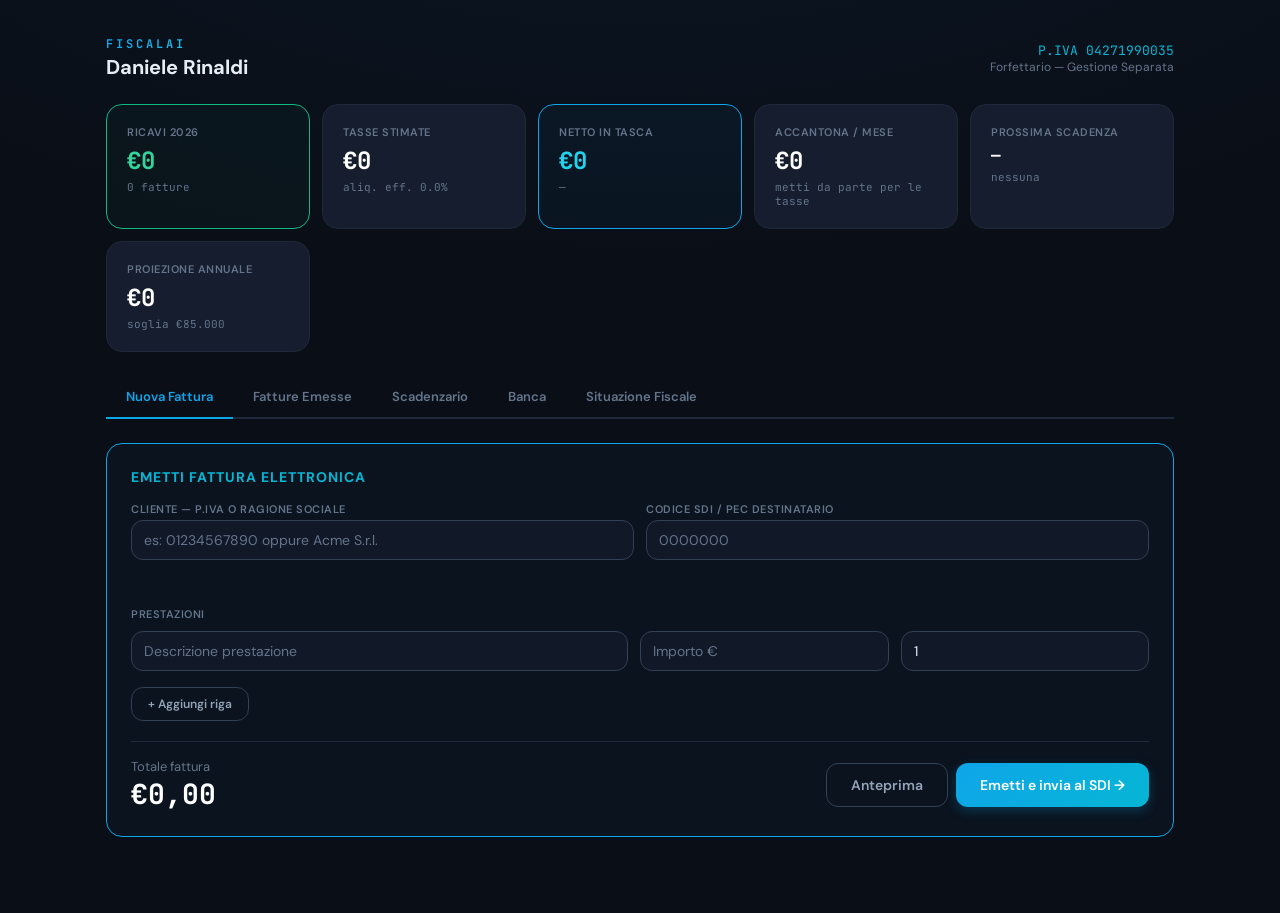
<file: dashboard.html>
<!DOCTYPE html>
<html lang="it">
<head>
<meta charset="UTF-8">
<meta name="viewport" content="width=device-width, initial-scale=1.0">
<title>FiscalAI — Dashboard</title>
<link rel="preconnect" href="https://fonts.googleapis.com">
<link href="https://fonts.googleapis.com/css2?family=DM+Sans:opsz,wght@9..40,300;9..40,400;9..40,500;9..40,600;9..40,700&family=JetBrains+Mono:wght@400;500;600&family=Playfair+Display:wght@700;800&display=swap" rel="stylesheet">
<style>
*,*::before,*::after{box-sizing:border-box;margin:0;padding:0}
:root{
  --bg:#0a0e17;--bg2:#111827;--bg3:#1a2235;
  --surface:#151d2e;--surface2:#1c2940;
  --text:#e8ecf4;--text2:#94a3b8;--text3:#64748b;
  --accent:#0ea5e9;--accent2:#06b6d4;--accent3:#22d3ee;
  --green:#10b981;--green2:#34d399;
  --amber:#f59e0b;--red:#ef4444;
  --border:#1e293b;--border2:#334155;
  --radius:12px;--radius2:16px;
}
html{font-size:16px}
body{font-family:'DM Sans',sans-serif;background:var(--bg);color:var(--text);min-height:100vh;
  background-image:radial-gradient(ellipse 80% 50% at 50% -20%,rgba(14,165,233,0.06),transparent)}
.mono{font-family:'JetBrains Mono',monospace}

/* Layout */
.app{max-width:1100px;margin:0 auto;padding:20px 16px 60px}
.topbar{display:flex;justify-content:space-between;align-items:center;padding:16px 0 24px;flex-wrap:wrap;gap:12px}
.topbar-left .logo{font-family:'JetBrains Mono',monospace;font-size:12px;font-weight:600;letter-spacing:3px;text-transform:uppercase;color:var(--accent);
  background:linear-gradient(135deg,var(--accent),var(--accent3));-webkit-background-clip:text;-webkit-text-fill-color:transparent}
.topbar-left h1{font-size:20px;font-weight:700;margin-top:2px}
.topbar-right{font-size:12px;color:var(--text3);text-align:right}
.topbar-right .piva{font-family:'JetBrains Mono',monospace;color:var(--accent2);font-size:13px}

/* KPI Grid */
.kpi-grid{display:grid;grid-template-columns:repeat(auto-fit,minmax(200px,1fr));gap:12px;margin-bottom:24px}
.kpi{background:var(--surface);border:1px solid var(--border);border-radius:var(--radius2);padding:20px}
.kpi-label{font-size:11px;font-weight:600;text-transform:uppercase;letter-spacing:0.5px;color:var(--text3);margin-bottom:6px}
.kpi-value{font-family:'JetBrains Mono',monospace;font-size:24px;font-weight:700;color:#fff}
.kpi-value.green{color:var(--green2)}
.kpi-value.accent{color:var(--accent3)}
.kpi-value.amber{color:var(--amber)}
.kpi-sub{font-size:11px;color:var(--text3);margin-top:4px;font-family:'JetBrains Mono',monospace}
.kpi.highlight{border-color:var(--accent);background:rgba(14,165,233,0.04)}
.kpi.green-hl{border-color:var(--green);background:rgba(16,185,129,0.04)}

/* Tabs */
.tabs{display:flex;gap:0;margin-bottom:24px;border-bottom:2px solid var(--border)}
.tab{padding:12px 20px;font-size:13px;font-weight:600;color:var(--text3);cursor:pointer;border-bottom:2px solid transparent;margin-bottom:-2px;transition:all 0.2s}
.tab:hover{color:var(--text2)}
.tab.active{color:var(--accent);border-bottom-color:var(--accent)}
.tab-panel{display:none}
.tab-panel.active{display:block}

/* Cards */
.card{background:var(--surface);border:1px solid var(--border);border-radius:var(--radius2);padding:24px;margin-bottom:16px}
.card h2{font-size:14px;font-weight:700;text-transform:uppercase;letter-spacing:1px;color:var(--accent2);margin-bottom:16px}
.card-accent{border-color:var(--accent);background:rgba(14,165,233,0.03)}

/* Form */
.form-row{display:grid;grid-template-columns:1fr 1fr;gap:12px;margin-bottom:12px}
.form-row.three{grid-template-columns:2fr 1fr 1fr}
.form-row.four{grid-template-columns:2fr 2fr 1fr 1fr}
.field{display:flex;flex-direction:column;gap:4px}
.field.full{grid-column:1/-1}
.field label{font-size:11px;font-weight:600;text-transform:uppercase;letter-spacing:0.5px;color:var(--text3)}
.field input,.field select,.field textarea{background:var(--bg2);border:1px solid var(--border2);border-radius:var(--radius);padding:10px 12px;color:var(--text);font-family:'DM Sans',sans-serif;font-size:14px;outline:none;width:100%;transition:border-color 0.2s}
.field input:focus,.field select:focus{border-color:var(--accent);box-shadow:0 0 0 3px rgba(14,165,233,0.12)}
.field input::placeholder{color:var(--text3)}
.field .auto-filled{border-color:var(--green);background:rgba(16,185,129,0.06)}

/* Buttons */
.btn{padding:12px 24px;border-radius:var(--radius);border:none;font-family:'DM Sans',sans-serif;font-size:14px;font-weight:600;cursor:pointer;transition:all 0.2s;display:inline-flex;align-items:center;gap:8px}
.btn-primary{background:linear-gradient(135deg,var(--accent),var(--accent2));color:#fff;box-shadow:0 4px 12px rgba(14,165,233,0.25)}
.btn-primary:hover{box-shadow:0 6px 20px rgba(14,165,233,0.4);transform:translateY(-1px)}
.btn-ghost{background:transparent;color:var(--text2);border:1px solid var(--border2)}
.btn-ghost:hover{border-color:var(--text3);color:var(--text)}
.btn-sm{padding:8px 16px;font-size:12px}
.btn-success{background:linear-gradient(135deg,var(--green),#059669);color:#fff}
.btn-block{width:100%;justify-content:center}

/* Table */
.table-wrap{overflow-x:auto}
table{width:100%;border-collapse:collapse;font-size:13px}
th{text-align:left;padding:10px 12px;color:var(--text3);font-weight:600;font-size:11px;text-transform:uppercase;letter-spacing:0.5px;border-bottom:1px solid var(--border)}
td{padding:10px 12px;border-bottom:1px solid var(--border);color:var(--text)}
tr:last-child td{border-bottom:none}
td.mono{font-family:'JetBrains Mono',monospace}
td.right,th.right{text-align:right}
.badge{display:inline-block;padding:3px 8px;border-radius:20px;font-size:11px;font-weight:600}
.badge-green{background:rgba(16,185,129,0.15);color:var(--green2)}
.badge-amber{background:rgba(245,158,11,0.15);color:var(--amber)}
.badge-red{background:rgba(239,68,68,0.15);color:#f87171}
.badge-blue{background:rgba(14,165,233,0.15);color:var(--accent3)}

/* Alert */
.alert{padding:16px;border-radius:var(--radius);margin-bottom:16px;font-size:14px;display:flex;align-items:flex-start;gap:12px}
.alert-warning{background:rgba(245,158,11,0.08);border:1px solid rgba(245,158,11,0.2);color:var(--amber)}
.alert-danger{background:rgba(239,68,68,0.08);border:1px solid rgba(239,68,68,0.2);color:#f87171}
.alert-info{background:rgba(14,165,233,0.08);border:1px solid rgba(14,165,233,0.2);color:var(--accent3)}

/* Lookup spinner */
.lookup-status{font-size:12px;margin-top:4px;min-height:18px}
.lookup-status.found{color:var(--green2)}
.lookup-status.searching{color:var(--accent2)}
.lookup-status.error{color:var(--red)}

/* Scadenzario */
.scad-item{display:flex;justify-content:space-between;align-items:center;padding:12px 0;border-bottom:1px solid var(--border)}
.scad-item:last-child{border-bottom:none}
.scad-date{font-family:'JetBrains Mono',monospace;font-size:13px;color:var(--accent2);min-width:90px}
.scad-desc{flex:1;padding:0 12px;font-size:13px}
.scad-amount{font-family:'JetBrains Mono',monospace;font-size:14px;font-weight:600;color:#fff}

/* Responsive */
@media(max-width:600px){
  .form-row,.form-row.three,.form-row.four{grid-template-columns:1fr}
  .kpi-grid{grid-template-columns:1fr 1fr}
  .kpi-value{font-size:20px}
  .tabs{overflow-x:auto;flex-wrap:nowrap}
  .tab{white-space:nowrap;padding:10px 14px}
}
</style>
</head>
<body>
<div class="app">

<!-- TOPBAR -->
<div class="topbar">
  <div class="topbar-left">
    <div class="logo">FiscalAI</div>
    <h1 id="topName">Dashboard</h1>
  </div>
  <div class="topbar-right">
    <div class="piva" id="topPiva">P.IVA —</div>
    <div id="topRegime">Forfettario — Gestione Separata</div>
  </div>
</div>

<!-- KPI -->
<div class="kpi-grid">
  <div class="kpi green-hl">
    <div class="kpi-label">Ricavi 2026</div>
    <div class="kpi-value green" id="kpiRicavi">€0</div>
    <div class="kpi-sub" id="kpiNumFatture">0 fatture</div>
  </div>
  <div class="kpi">
    <div class="kpi-label">Tasse stimate</div>
    <div class="kpi-value" id="kpiTasse">€0</div>
    <div class="kpi-sub" id="kpiAliquota">aliq. eff. 0%</div>
  </div>
  <div class="kpi highlight">
    <div class="kpi-label">Netto in tasca</div>
    <div class="kpi-value accent" id="kpiNetto">€0</div>
    <div class="kpi-sub" id="kpiNettoPerc">—</div>
  </div>
  <div class="kpi">
    <div class="kpi-label">Accantona / mese</div>
    <div class="kpi-value" id="kpiMensile">€0</div>
    <div class="kpi-sub">metti da parte per le tasse</div>
  </div>
  <div class="kpi">
    <div class="kpi-label">Prossima scadenza</div>
    <div class="kpi-value" id="kpiScadenza" style="font-size:16px">—</div>
    <div class="kpi-sub" id="kpiScadenzaDesc">nessuna</div>
  </div>
  <div class="kpi">
    <div class="kpi-label">Proiezione annuale</div>
    <div class="kpi-value" id="kpiProiezione">€0</div>
    <div class="kpi-sub" id="kpiProiezioneSoglia">soglia €85.000</div>
  </div>
</div>

<!-- ALERT AREA -->
<div id="alertArea"></div>

<!-- TABS -->
<div class="tabs">
  <div class="tab active" onclick="showTab('fattura')">Nuova Fattura</div>
  <div class="tab" onclick="showTab('fatture')">Fatture Emesse</div>
  <div class="tab" onclick="showTab('scadenzario')">Scadenzario</div>
  <div class="tab" onclick="showTab('banca')">Banca</div>
  <div class="tab" onclick="showTab('situazione')">Situazione Fiscale</div>
</div>

<!-- TAB: Nuova Fattura -->
<div class="tab-panel active" id="tab-fattura">
  <div class="card card-accent">
    <h2>Emetti fattura elettronica</h2>

    <div class="form-row">
      <div class="field">
        <label>Cliente — P.IVA o ragione sociale</label>
        <input type="text" id="fCliente" placeholder="es: 01234567890 oppure Acme S.r.l." oninput="lookupCliente()">
        <div class="lookup-status" id="lookupStatus"></div>
      </div>
      <div class="field">
        <label>Codice SDI / PEC destinatario</label>
        <input type="text" id="fSDI" placeholder="0000000" maxlength="7" class="mono">
      </div>
    </div>

    <div id="clienteAutoFields" style="display:none">
      <div class="form-row four">
        <div class="field">
          <label>Ragione sociale</label>
          <input type="text" id="fDenominazione" class="auto-filled">
        </div>
        <div class="field">
          <label>Indirizzo</label>
          <input type="text" id="fIndirizzo" class="auto-filled">
        </div>
        <div class="field">
          <label>Comune</label>
          <input type="text" id="fComune" class="auto-filled">
        </div>
        <div class="field">
          <label>Prov.</label>
          <input type="text" id="fProv" maxlength="2" class="auto-filled" style="text-transform:uppercase">
        </div>
      </div>
    </div>

    <div style="margin:16px 0 8px"><label style="font-size:11px;font-weight:600;text-transform:uppercase;letter-spacing:0.5px;color:var(--text3)">Prestazioni</label></div>
    <div id="prestazioniContainer">
      <div class="form-row three prestazione-row">
        <div class="field"><input type="text" placeholder="Descrizione prestazione" class="pDesc"></div>
        <div class="field"><input type="number" placeholder="Importo €" class="pImporto" min="0" step="0.01"></div>
        <div class="field"><input type="number" placeholder="Qt." class="pQta" value="1" min="1"></div>
      </div>
    </div>
    <button class="btn btn-ghost btn-sm" onclick="aggiungiPrestazione()" style="margin-top:4px">+ Aggiungi riga</button>

    <div style="display:flex;justify-content:space-between;align-items:center;margin-top:20px;padding-top:16px;border-top:1px solid var(--border)">
      <div>
        <div style="font-size:13px;color:var(--text3)">Totale fattura</div>
        <div class="mono" style="font-size:28px;font-weight:700;color:#fff" id="fTotale">€0,00</div>
        <div style="font-size:12px;color:var(--text3)" id="fBolloNote"></div>
      </div>
      <div style="display:flex;gap:8px">
        <button class="btn btn-ghost" onclick="anteprimaFattura()">Anteprima</button>
        <button class="btn btn-primary" onclick="emettiFattura()">Emetti e invia al SDI →</button>
      </div>
    </div>
  </div>
</div>

<!-- TAB: Fatture Emesse -->
<div class="tab-panel" id="tab-fatture">
  <div class="card">
    <h2>Fatture emesse — 2026</h2>
    <div class="table-wrap">
      <table>
        <thead><tr>
          <th>N.</th><th>Data</th><th>Cliente</th><th>Descrizione</th><th>Bollo</th><th class="right">Importo</th><th>Stato SDI</th><th></th>
        </tr></thead>
        <tbody id="fattureBody">
          <tr><td colspan="8" style="text-align:center;color:var(--text3);padding:32px">Nessuna fattura emessa</td></tr>
        </tbody>
      </table>
    </div>
  </div>
</div>

<!-- TAB: Scadenzario -->
<div class="tab-panel" id="tab-scadenzario">
  <div class="card">
    <h2>Scadenzario 2026</h2>
    <div class="alert alert-info">Primo anno di attivita — nessun acconto dovuto. Il saldo imposte + INPS si paga entro il 30/06/2027.</div>
    <div id="scadenzarioList">
      <div class="scad-item">
        <div class="scad-date">30/06/2027</div>
        <div class="scad-desc">Saldo imposta sostitutiva 2026</div>
        <div class="scad-amount" id="scadImposta">da calcolare</div>
      </div>
      <div class="scad-item">
        <div class="scad-date">30/06/2027</div>
        <div class="scad-desc">Saldo INPS gestione separata 2026</div>
        <div class="scad-amount" id="scadINPS">da calcolare</div>
      </div>
      <div class="scad-item">
        <div class="scad-date">30/11/2027</div>
        <div class="scad-desc">Dichiarazione Redditi PF 2026</div>
        <div class="scad-amount">—</div>
      </div>
    </div>
  </div>
</div>

<!-- TAB: Banca -->
<div class="tab-panel" id="tab-banca">
  <div class="card">
    <h2>Collegamento Banca (Open Banking PSD2)</h2>
    <div class="alert alert-info">Il collegamento bancario PSD2 permette di importare automaticamente i movimenti del conto, riconciliare incassi con fatture emesse e monitorare il saldo in tempo reale.</div>
    <div class="form-row">
      <div class="field">
        <label>IBAN</label>
        <input type="text" id="bIBAN" placeholder="IT60X0542811101000000123456" class="mono">
      </div>
      <div class="field">
        <label>Banca</label>
        <select id="bBanca">
          <option value="">— Seleziona la tua banca —</option>
          <option value="intesa">Intesa Sanpaolo</option>
          <option value="unicredit">UniCredit</option>
          <option value="bnl">BNL — BNP Paribas</option>
          <option value="mps">Banca MPS</option>
          <option value="credem">Credem</option>
          <option value="mediolanum">Banca Mediolanum</option>
          <option value="fineco">FinecoBank</option>
          <option value="ing">ING</option>
          <option value="revolut">Revolut</option>
          <option value="n26">N26</option>
          <option value="hype">HYPE</option>
          <option value="altra">Altra banca</option>
        </select>
      </div>
    </div>
    <button class="btn btn-primary" onclick="collegaBanca()" style="margin-top:12px">Collega conto via PSD2 →</button>

    <div style="margin-top:24px">
      <h3 style="font-size:13px;color:var(--text3);margin-bottom:12px">MOVIMENTI RECENTI</h3>
      <div id="movimentiBanca" style="color:var(--text3);font-size:14px">Nessun conto collegato</div>
    </div>

    <div style="margin-top:24px">
      <h3 style="font-size:13px;color:var(--text3);margin-bottom:12px">RICONCILIAZIONE AUTOMATICA</h3>
      <p style="color:var(--text3);font-size:13px;line-height:1.6">
        Quando il conto e' collegato, FiscalAI riconcilia automaticamente gli incassi con le fatture emesse.
        Un accredito che corrisponde all'importo di una fattura viene associato automaticamente e la fattura passa a "incassata".
      </p>
    </div>
  </div>
</div>

<!-- TAB: Situazione Fiscale -->
<div class="tab-panel" id="tab-situazione">
  <div class="card">
    <h2>Situazione fiscale 2026</h2>
    <div class="table-wrap">
      <table>
        <tbody id="situazioneBody">
          <tr><td>Ricavi totali</td><td class="mono right" id="sitRicavi">€0</td></tr>
          <tr><td>Coefficiente redditivita</td><td class="mono right" id="sitCoeff">67%</td></tr>
          <tr><td>Reddito imponibile</td><td class="mono right" id="sitReddito">€0</td></tr>
          <tr><td>INPS dedotti (pagati nell'anno)</td><td class="mono right">€0</td></tr>
          <tr><td>Reddito ai fini imposta</td><td class="mono right" id="sitRedditoNetto">€0</td></tr>
          <tr><td style="border-top:2px solid var(--border)">INPS gestione separata (26,07%)</td><td class="mono right" style="border-top:2px solid var(--border)" id="sitINPS">€0</td></tr>
          <tr><td>Imposta sostitutiva (5%)</td><td class="mono right" id="sitImposta">€0</td></tr>
          <tr><td>Bollo virtuale</td><td class="mono right" id="sitBollo">€0</td></tr>
          <tr><td style="font-weight:700;border-top:2px solid var(--accent)">TOTALE TASSE</td><td class="mono right" style="font-weight:700;border-top:2px solid var(--accent);color:var(--accent3)" id="sitTotale">€0</td></tr>
          <tr><td style="font-weight:700;color:var(--green2)">NETTO IN TASCA</td><td class="mono right" style="font-weight:700;color:var(--green2)" id="sitNetto">€0</td></tr>
        </tbody>
      </table>
    </div>
  </div>
</div>

</div><!-- .app -->

<script>
// =========================================================
// STATE
// =========================================================
const STATE = {
  profilo: {
    nome: 'Daniele', cognome: 'Rinaldi',
    piva: '04271990035', ateco: '62.01.00',
    coeff: 0.67, aliquota: 0.05, gestione: 'separata',
  },
  fatture: [],
  clienti: {},
  ricavi: 0,
};

// =========================================================
// INIT
// =========================================================
function init() {
  // Load from URL params or localStorage
  const params = new URLSearchParams(window.location.search);
  if (params.get('piva')) STATE.profilo.piva = params.get('piva');
  if (params.get('nome')) STATE.profilo.nome = params.get('nome');
  if (params.get('cognome')) STATE.profilo.cognome = params.get('cognome');

  const saved = localStorage.getItem('fiscalai_state');
  if (saved) {
    try {
      const s = JSON.parse(saved);
      Object.assign(STATE, s);
    } catch(e) {}
  }

  document.getElementById('topName').textContent = STATE.profilo.nome + ' ' + STATE.profilo.cognome;
  document.getElementById('topPiva').textContent = 'P.IVA ' + STATE.profilo.piva;
  aggiornaKPI();
  aggiornaFatture();
}

function salva() {
  localStorage.setItem('fiscalai_state', JSON.stringify(STATE));
}

// =========================================================
// TABS
// =========================================================
function showTab(name) {
  document.querySelectorAll('.tab').forEach(t => t.classList.remove('active'));
  document.querySelectorAll('.tab-panel').forEach(p => p.classList.remove('active'));
  document.querySelector(`.tab-panel#tab-${name}`).classList.add('active');
  event.target.classList.add('active');
}

// =========================================================
// LOOKUP CLIENTE
// =========================================================
let lookupTimer = null;
function lookupCliente() {
  clearTimeout(lookupTimer);
  const q = document.getElementById('fCliente').value.trim();
  if (q.length < 3) {
    document.getElementById('lookupStatus').textContent = '';
    document.getElementById('clienteAutoFields').style.display = 'none';
    return;
  }

  // Check se e' una P.IVA (11 cifre)
  const isPiva = /^\d{11}$/.test(q);
  const cached = STATE.clienti[q];

  if (cached) {
    compilaCliente(cached);
    return;
  }

  document.getElementById('lookupStatus').textContent = 'Cercando...';
  document.getElementById('lookupStatus').className = 'lookup-status searching';

  lookupTimer = setTimeout(() => {
    if (isPiva) {
      // Lookup via VIES
      lookupVIES(q);
    } else if (q.length >= 3) {
      // Cerca in cache locale
      const found = Object.values(STATE.clienti).find(c =>
        c.denominazione.toLowerCase().includes(q.toLowerCase())
      );
      if (found) {
        compilaCliente(found);
      } else {
        document.getElementById('lookupStatus').textContent = 'Compila i dati manualmente';
        document.getElementById('lookupStatus').className = 'lookup-status';
        document.getElementById('clienteAutoFields').style.display = 'block';
      }
    }
  }, 500);
}

function lookupVIES(piva) {
  // Simulazione lookup VIES (in produzione usa il backend Python)
  document.getElementById('lookupStatus').textContent = 'Verifico su VIES...';
  document.getElementById('lookupStatus').className = 'lookup-status searching';

  // Simula ritardo rete
  setTimeout(() => {
    // Demo: genera dati fittizi per qualsiasi P.IVA
    const dati = {
      piva: piva,
      denominazione: 'Azienda ' + piva.substring(0, 4),
      indirizzo: 'Via Demo 1',
      comune: 'Milano',
      provincia: 'MI',
      cap: '20100',
      fonte: 'vies_demo',
    };
    STATE.clienti[piva] = dati;
    compilaCliente(dati);
    salva();
  }, 800);
}

function compilaCliente(dati) {
  document.getElementById('fDenominazione').value = dati.denominazione || '';
  document.getElementById('fIndirizzo').value = dati.indirizzo || '';
  document.getElementById('fComune').value = dati.comune || '';
  document.getElementById('fProv').value = dati.provincia || '';
  document.getElementById('clienteAutoFields').style.display = 'block';
  document.getElementById('lookupStatus').textContent = '✓ ' + dati.denominazione + (dati.fonte ? ' (' + dati.fonte + ')' : '');
  document.getElementById('lookupStatus').className = 'lookup-status found';

  // Se il campo fCliente era una P.IVA, aggiorna anche il nome
  const q = document.getElementById('fCliente').value.trim();
  if (/^\d{11}$/.test(q) && dati.denominazione) {
    // Non sovrascrivere il campo, ma mostra il nome nel lookup status
  }
}

// =========================================================
// PRESTAZIONI
// =========================================================
function aggiungiPrestazione() {
  const container = document.getElementById('prestazioniContainer');
  const row = document.createElement('div');
  row.className = 'form-row three prestazione-row';
  row.innerHTML = `
    <div class="field"><input type="text" placeholder="Descrizione prestazione" class="pDesc"></div>
    <div class="field"><input type="number" placeholder="Importo €" class="pImporto" min="0" step="0.01"></div>
    <div class="field" style="display:flex;flex-direction:row;gap:4px;align-items:flex-end">
      <input type="number" placeholder="Qt." class="pQta" value="1" min="1" style="flex:1">
      <button class="btn btn-ghost btn-sm" onclick="this.closest('.prestazione-row').remove();aggiornaTotale()" style="padding:10px;color:var(--red)">✕</button>
    </div>`;
  container.appendChild(row);
}

function calcolaTotale() {
  let tot = 0;
  document.querySelectorAll('.prestazione-row').forEach(row => {
    const imp = parseFloat(row.querySelector('.pImporto')?.value) || 0;
    const qta = parseFloat(row.querySelector('.pQta')?.value) || 1;
    tot += imp * qta;
  });
  return Math.round(tot * 100) / 100;
}

function aggiornaTotale() {
  const tot = calcolaTotale();
  document.getElementById('fTotale').textContent = '€' + tot.toLocaleString('it-IT', {minimumFractionDigits: 2});
  const bollo = tot > 77.47;
  document.getElementById('fBolloNote').textContent = bollo ? 'Bollo virtuale €2,00 (applicato automaticamente)' : '';
}

// Auto-update totale
document.addEventListener('input', e => {
  if (e.target.classList.contains('pImporto') || e.target.classList.contains('pQta')) aggiornaTotale();
});

// =========================================================
// EMETTI FATTURA
// =========================================================
function emettiFattura() {
  const cliente = document.getElementById('fCliente').value.trim() || document.getElementById('fDenominazione').value.trim();
  if (!cliente) { alert('Inserisci il cliente'); return; }

  const prestazioni = [];
  document.querySelectorAll('.prestazione-row').forEach(row => {
    const desc = row.querySelector('.pDesc')?.value?.trim();
    const imp = parseFloat(row.querySelector('.pImporto')?.value) || 0;
    const qta = parseFloat(row.querySelector('.pQta')?.value) || 1;
    if (desc && imp > 0) prestazioni.push({ descrizione: desc, importo: imp, quantita: qta });
  });

  if (prestazioni.length === 0) { alert('Aggiungi almeno una prestazione'); return; }

  const totale = prestazioni.reduce((s, p) => s + p.importo * p.quantita, 0);
  const bollo = totale > 77.47;
  const numero = STATE.fatture.length + 1;
  const denominazione = document.getElementById('fDenominazione').value || cliente;

  const fattura = {
    numero,
    data: new Date().toISOString().split('T')[0],
    cliente: denominazione,
    cliente_piva: /^\d{11}$/.test(document.getElementById('fCliente').value) ? document.getElementById('fCliente').value : '',
    prestazioni,
    importo: Math.round(totale * 100) / 100,
    bollo,
    stato_sdi: 'inviata',
  };

  STATE.fatture.push(fattura);
  STATE.ricavi = STATE.fatture.reduce((s, f) => s + f.importo, 0);

  // Salva cliente in cache
  if (fattura.cliente_piva) {
    STATE.clienti[fattura.cliente_piva] = {
      piva: fattura.cliente_piva,
      denominazione: denominazione,
      indirizzo: document.getElementById('fIndirizzo').value,
      comune: document.getElementById('fComune').value,
      provincia: document.getElementById('fProv').value,
    };
  }

  salva();
  aggiornaKPI();
  aggiornaFatture();

  // Pulisci form
  document.getElementById('fCliente').value = '';
  document.getElementById('fDenominazione').value = '';
  document.getElementById('fIndirizzo').value = '';
  document.getElementById('fComune').value = '';
  document.getElementById('fProv').value = '';
  document.getElementById('fSDI').value = '';
  document.getElementById('clienteAutoFields').style.display = 'none';
  document.getElementById('lookupStatus').textContent = '';
  document.querySelectorAll('.prestazione-row').forEach((r, i) => {
    if (i > 0) r.remove();
    else { r.querySelector('.pDesc').value = ''; r.querySelector('.pImporto').value = ''; r.querySelector('.pQta').value = '1'; }
  });
  aggiornaTotale();

  // Feedback
  alert(`Fattura n.${numero} emessa!\n\n${denominazione}\n€${totale.toLocaleString('it-IT', {minimumFractionDigits:2})}\nBollo: ${bollo ? 'SI €2' : 'NO'}\n\nStato SDI: Inviata`);

  // Switch to fatture tab
  document.querySelector('.tab:nth-child(2)').click();
}

function anteprimaFattura() {
  const tot = calcolaTotale();
  const bollo = tot > 77.47;
  const cliente = document.getElementById('fDenominazione').value || document.getElementById('fCliente').value || '—';
  let desc = [];
  document.querySelectorAll('.prestazione-row').forEach(row => {
    const d = row.querySelector('.pDesc')?.value;
    const i = parseFloat(row.querySelector('.pImporto')?.value) || 0;
    const q = parseFloat(row.querySelector('.pQta')?.value) || 1;
    if (d) desc.push(`  ${d}: €${(i*q).toLocaleString('it-IT',{minimumFractionDigits:2})}`);
  });
  alert(`ANTEPRIMA FATTURA\n\nCliente: ${cliente}\n\n${desc.join('\n')}\n\nTotale: €${tot.toLocaleString('it-IT',{minimumFractionDigits:2})}\nIVA: esente (N2.2)\nRegime: Forfettario RF19\nBollo: ${bollo ? 'SI €2,00' : 'NO'}\n\nDicitura: Operazione effettuata ai sensi dell'art. 1, commi 54-89, L. 190/2014`);
}

// =========================================================
// AGGIORNA UI
// =========================================================
function fmt(n) { return '€' + Math.round(n).toLocaleString('it-IT'); }

function aggiornaKPI() {
  const ricavi = STATE.ricavi;
  const coeff = STATE.profilo.coeff;
  const aliq = STATE.profilo.aliquota;
  const reddito = ricavi * coeff;
  const inps = reddito * 0.2607;
  const imposta = reddito * aliq;
  const totTasse = inps + imposta;
  const bollo = STATE.fatture.filter(f => f.bollo).length * 2;
  const totale = totTasse + bollo;
  const netto = ricavi - totale;
  const aliqEff = ricavi > 0 ? (totale / ricavi * 100).toFixed(1) : '0.0';
  const mese = new Date().getMonth() + 1;
  const proiezione = mese > 0 ? ricavi / mese * 12 : 0;

  document.getElementById('kpiRicavi').textContent = fmt(ricavi);
  document.getElementById('kpiNumFatture').textContent = STATE.fatture.length + ' fatture';
  document.getElementById('kpiTasse').textContent = fmt(totale);
  document.getElementById('kpiAliquota').textContent = 'aliq. eff. ' + aliqEff + '%';
  document.getElementById('kpiNetto').textContent = fmt(netto);
  document.getElementById('kpiNettoPerc').textContent = ricavi > 0 ? ((netto/ricavi*100).toFixed(1) + '% del fatturato') : '—';
  document.getElementById('kpiMensile').textContent = fmt(totale / 12);
  document.getElementById('kpiProiezione').textContent = fmt(proiezione);

  // Proiezione color
  const projEl = document.getElementById('kpiProiezione');
  if (proiezione >= 85000) { projEl.className = 'kpi-value amber'; }
  else { projEl.className = 'kpi-value'; }

  // Scadenzario
  document.getElementById('scadImposta').textContent = fmt(imposta);
  document.getElementById('scadINPS').textContent = fmt(inps);

  // Situazione fiscale
  document.getElementById('sitRicavi').textContent = fmt(ricavi);
  document.getElementById('sitCoeff').textContent = Math.round(coeff * 100) + '%';
  document.getElementById('sitReddito').textContent = fmt(reddito);
  document.getElementById('sitRedditoNetto').textContent = fmt(reddito);
  document.getElementById('sitINPS').textContent = fmt(inps);
  document.getElementById('sitImposta').textContent = fmt(imposta);
  document.getElementById('sitBollo').textContent = fmt(bollo);
  document.getElementById('sitTotale').textContent = fmt(totale);
  document.getElementById('sitNetto').textContent = fmt(netto);

  // Alerts
  const alertArea = document.getElementById('alertArea');
  alertArea.innerHTML = '';
  if (proiezione >= 100000) {
    alertArea.innerHTML = '<div class="alert alert-danger"><strong>CRITICO</strong> Proiezione €' + Math.round(proiezione).toLocaleString('it-IT') + ' — rischio uscita IMMEDIATA dal forfettario con IVA retroattiva!</div>';
  } else if (proiezione >= 85000) {
    alertArea.innerHTML = '<div class="alert alert-warning"><strong>ATTENZIONE</strong> Proiezione €' + Math.round(proiezione).toLocaleString('it-IT') + ' — rischio uscita dal forfettario dall\'anno prossimo.</div>';
  }
}

function aggiornaFatture() {
  const tbody = document.getElementById('fattureBody');
  if (STATE.fatture.length === 0) {
    tbody.innerHTML = '<tr><td colspan="8" style="text-align:center;color:var(--text3);padding:32px">Nessuna fattura emessa</td></tr>';
    return;
  }
  tbody.innerHTML = STATE.fatture.map(f => `
    <tr>
      <td class="mono">${f.numero}</td>
      <td>${f.data}</td>
      <td><strong>${f.cliente}</strong>${f.cliente_piva ? '<br><span style="font-size:11px;color:var(--text3)" class="mono">' + f.cliente_piva + '</span>' : ''}</td>
      <td style="font-size:12px;color:var(--text2)">${f.prestazioni.map(p => p.descrizione).join(', ')}</td>
      <td>${f.bollo ? '<span class="badge badge-amber">€2</span>' : '—'}</td>
      <td class="mono right" style="font-weight:600">€${f.importo.toLocaleString('it-IT', {minimumFractionDigits:2})}</td>
      <td><span class="badge badge-green">${f.stato_sdi}</span></td>
      <td><button class="btn btn-ghost btn-sm" onclick="scaricaPDF(${f.numero})">PDF</button></td>
    </tr>`).join('');
}

function scaricaPDF(numero) {
  const f = STATE.fatture.find(x => x.numero === numero);
  if (!f) return;
  // Genera una "copia di cortesia" come testo
  let text = `COPIA DI CORTESIA — FATTURA N. ${f.numero}\n`;
  text += `${'='.repeat(50)}\n\n`;
  text += `Data: ${f.data}\n`;
  text += `P.IVA emittente: ${STATE.profilo.piva}\n`;
  text += `Regime: Forfettario (L. 190/2014)\n\n`;
  text += `Cliente: ${f.cliente}\n`;
  if (f.cliente_piva) text += `P.IVA cliente: ${f.cliente_piva}\n`;
  text += `\n${'─'.repeat(50)}\n`;
  f.prestazioni.forEach(p => {
    const tot = p.importo * (p.quantita || 1);
    text += `${p.descrizione}\n  ${p.quantita || 1} x €${p.importo.toFixed(2)} = €${tot.toFixed(2)}\n`;
  });
  text += `${'─'.repeat(50)}\n`;
  text += `TOTALE: €${f.importo.toFixed(2)}\n`;
  text += `IVA: esente (natura N2.2)\n`;
  if (f.bollo) text += `Bollo virtuale: €2,00\n`;
  text += `\nOperazione effettuata ai sensi dell'art. 1,\ncommi 54-89, Legge n. 190/2014\n`;

  const blob = new Blob([text], {type: 'text/plain'});
  const a = document.createElement('a');
  a.href = URL.createObjectURL(blob);
  a.download = `fattura_${f.numero}_${f.data}.txt`;
  a.click();
}

function collegaBanca() {
  const iban = document.getElementById('bIBAN').value.trim();
  const banca = document.getElementById('bBanca').value;
  if (!iban || !banca) { alert('Inserisci IBAN e seleziona la banca'); return; }

  document.getElementById('movimentiBanca').innerHTML = `
    <div class="alert alert-info" style="margin-bottom:12px">
      Conto collegato: <strong class="mono">${iban}</strong><br>
      I movimenti si aggiorneranno automaticamente via PSD2.
    </div>
    <div style="color:var(--text3);font-size:13px">
      In produzione, FiscalAI si collega alla tua banca via Tink/Yapily (PSD2) e importa i movimenti in tempo reale.
      Ogni accredito viene automaticamente riconciliato con le fatture emesse.
    </div>`;
  salva();
}

// Init on load
init();
</script>
</body>
</html>
</file>
